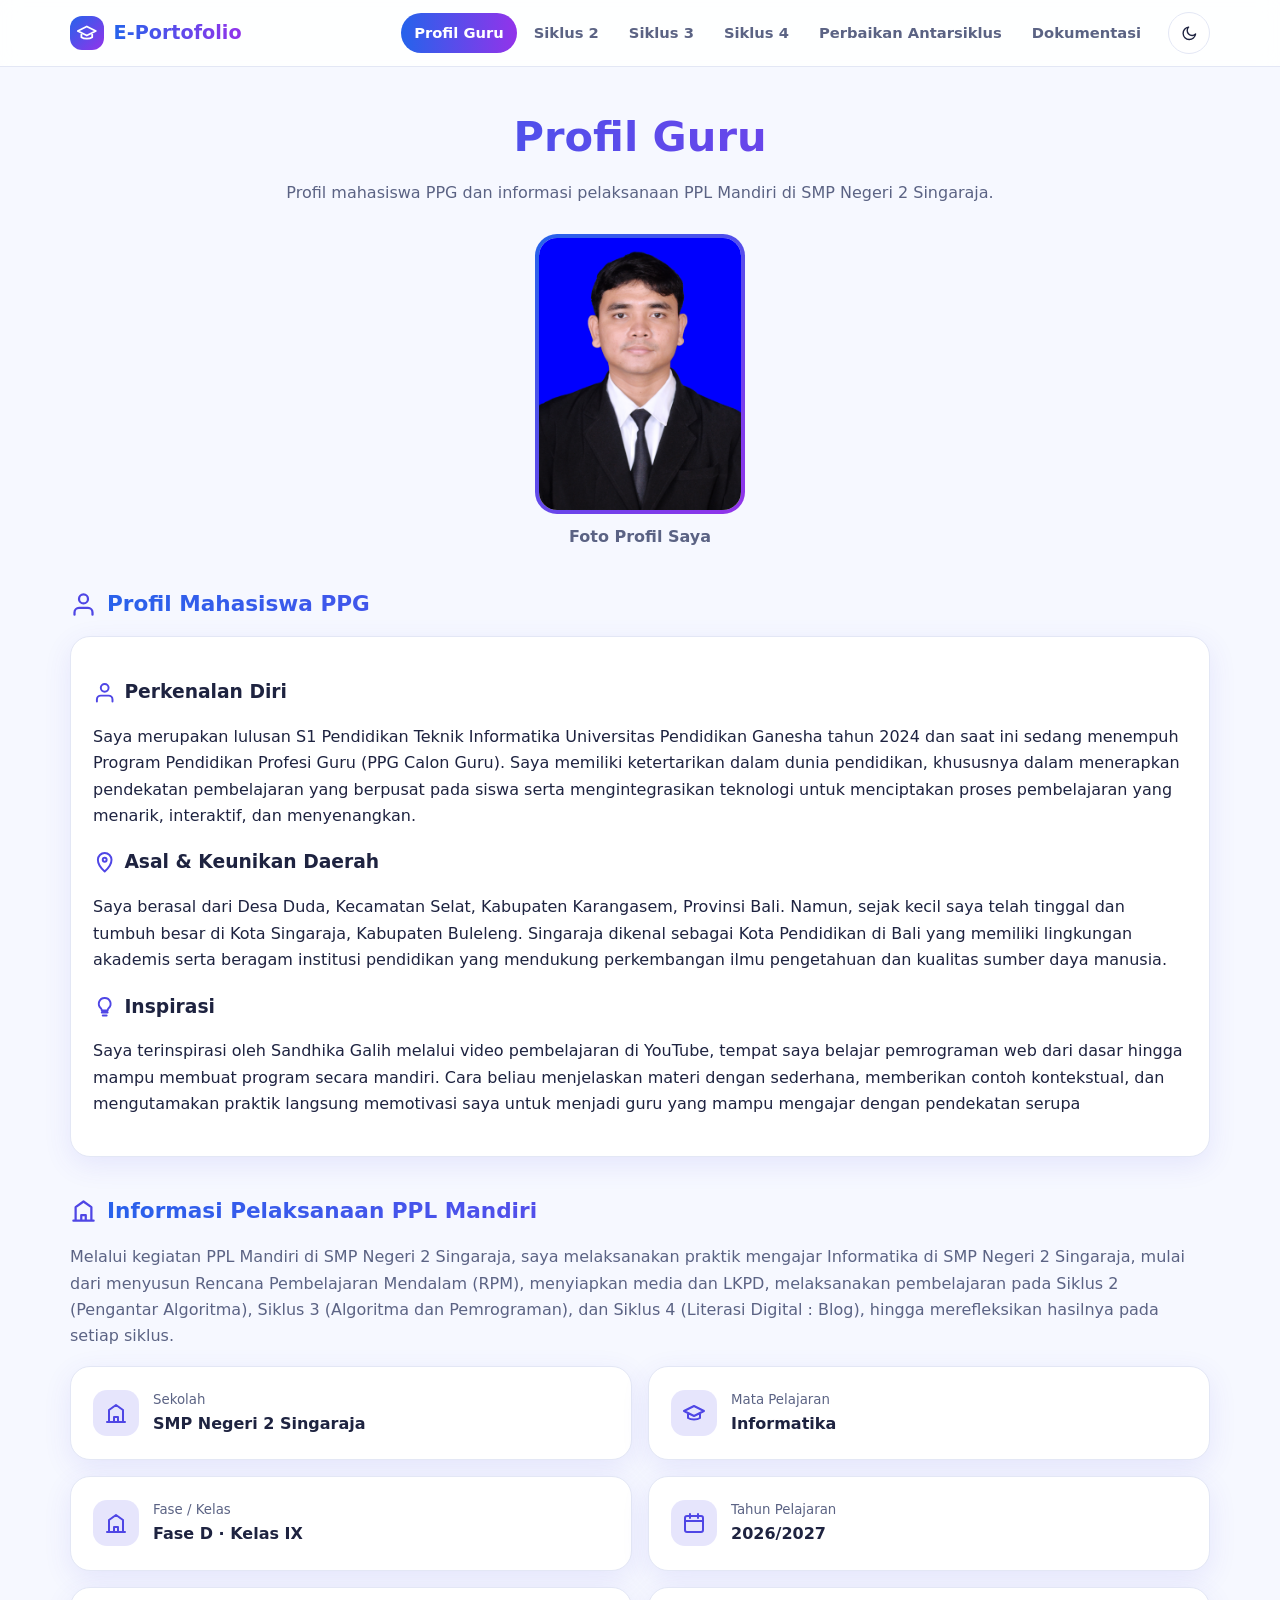
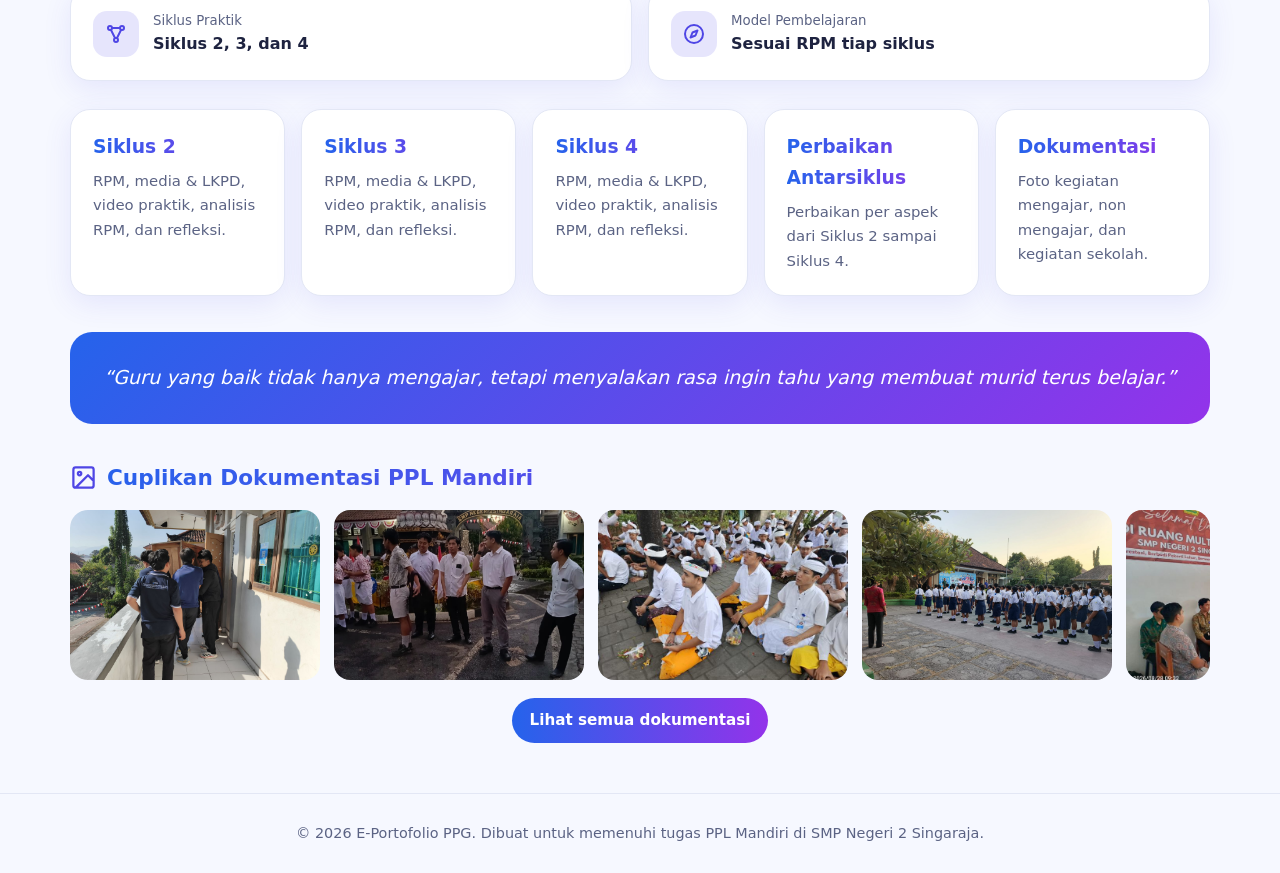
<file: index.html>
<!doctype html>
<html lang="id">
  <head>
    <meta charset="utf-8" />
    <meta
      name="viewport"
      content="width=device-width, initial-scale=1, viewport-fit=cover"
    />
    <title>Profil Guru | E-Portofolio PPG</title>
    <link rel="stylesheet" href="style.css" />
    <!-- Favicon -->
    <link rel="icon" type="image/png" href="images/undiksha.png" />

    <script>
      try {
        var t = localStorage.getItem("th");
        if (t) document.documentElement.dataset.theme = t;
      } catch (e) {}
    </script>
  </head>
  <body data-page="profil">
    <header>
      <div class="nb">
        <div class="logo" onclick="go('profil')">
          <svg class="i"><use href="#grad" /></svg
          ><span class="gt">E-Portofolio</span>
        </div>
        <nav id="nav"></nav>
        <button class="ib" id="th" aria-label="Ganti tema"></button>
        <button class="ib" id="mb" aria-label="Menu">
          <svg class="i"><use href="#menu" /></svg>
        </button>
      </div>
    </header>
    <main id="app">
      <div class="pg on">
        <h1 class="gt">Profil Guru</h1>
        <p class="sub">
          Profil mahasiswa PPG dan informasi pelaksanaan PPL Mandiri di SMP
          Negeri 2 Singaraja.
        </p>
        <img
          class="photo"
          data-cfg="src:photo"
          data-ph="Foto Profil|#2563eb"
          alt="Foto profil"
        />
        <p class="sub"><b>Foto Profil Saya</b></p>
        <h2 class="gt">
          <svg class="i"><use href="#user" /></svg>Profil Mahasiswa PPG
        </h2>
        <div class="card">
          <h3>
            <svg class="i"><use href="#user" /></svg>Perkenalan Diri
          </h3>
          <p>
            Saya merupakan lulusan S1 Pendidikan Teknik Informatika Universitas
            Pendidikan Ganesha tahun 2024 dan saat ini sedang menempuh Program
            Pendidikan Profesi Guru (PPG Calon Guru). Saya memiliki ketertarikan
            dalam dunia pendidikan, khususnya dalam menerapkan pendekatan
            pembelajaran yang berpusat pada siswa serta mengintegrasikan
            teknologi untuk menciptakan proses pembelajaran yang menarik,
            interaktif, dan menyenangkan.
          </p>
          <h3>
            <svg class="i"><use href="#pin" /></svg>Asal & Keunikan Daerah
          </h3>
          <p>
            Saya berasal dari Desa Duda, Kecamatan Selat, Kabupaten Karangasem,
            Provinsi Bali. Namun, sejak kecil saya telah tinggal dan tumbuh
            besar di Kota Singaraja, Kabupaten Buleleng. Singaraja dikenal
            sebagai Kota Pendidikan di Bali yang memiliki lingkungan akademis
            serta beragam institusi pendidikan yang mendukung perkembangan ilmu
            pengetahuan dan kualitas sumber daya manusia.
          </p>
          <h3>
            <svg class="i"><use href="#bulb" /></svg>Inspirasi
          </h3>
          <p>
            Saya terinspirasi oleh Sandhika Galih melalui video pembelajaran di
            YouTube, tempat saya belajar pemrograman web dari dasar hingga mampu
            membuat program secara mandiri. Cara beliau menjelaskan materi
            dengan sederhana, memberikan contoh kontekstual, dan mengutamakan
            praktik langsung memotivasi saya untuk menjadi guru yang mampu
            mengajar dengan pendekatan serupa
          </p>
        </div>
        <h2 class="gt">
          <svg class="i"><use href="#school" /></svg>Informasi Pelaksanaan PPL
          Mandiri
        </h2>
        <p style="color: var(--mu)">
          Melalui kegiatan PPL Mandiri di SMP Negeri 2 Singaraja, saya
          melaksanakan praktik mengajar Informatika di SMP Negeri 2 Singaraja,
          mulai dari menyusun Rencana Pembelajaran Mendalam (RPM), menyiapkan
          media dan LKPD, melaksanakan pembelajaran pada Siklus 2 (Pengantar
          Algoritma), Siklus 3 (Algoritma dan Pemrograman), dan Siklus 4
          (Literasi Digital : Blog), hingga merefleksikan hasilnya pada setiap
          siklus.
        </p>
        <div class="grid g6">
          <div class="card info">
            <svg class="i"><use href="#school" /></svg>
            <div><small>Sekolah</small><b>SMP Negeri 2 Singaraja</b></div>
          </div>
          <div class="card info">
            <svg class="i"><use href="#school" /></svg>
            <div><small>Fase / Kelas</small><b>Fase D · Kelas IX</b></div>
          </div>
          <div class="card info">
            <svg class="i"><use href="#graph" /></svg>
            <div><small>Siklus Praktik</small><b>Siklus 2, 3, dan 4</b></div>
          </div>
          <div class="card info">
            <svg class="i"><use href="#grad" /></svg>
            <div><small>Mata Pelajaran</small><b>Informatika</b></div>
          </div>
          <div class="card info">
            <svg class="i"><use href="#cal" /></svg>
            <div><small>Tahun Pelajaran</small><b>2026/2027</b></div>
          </div>
          <div class="card info">
            <svg class="i"><use href="#compass" /></svg>
            <div>
              <small>Model Pembelajaran</small><b>Sesuai RPM tiap siklus</b>
            </div>
          </div>
        </div>
        <div class="grid gn" style="margin-top: 28px">
          <div class="card nc" onclick="go('siklus2')">
            <h3 style="margin-top: 0" class="gt">Siklus 2</h3>
            <p>
              RPM, media &amp; LKPD, video praktik, analisis RPM, dan refleksi.
            </p>
          </div>
          <div class="card nc" onclick="go('siklus3')">
            <h3 style="margin-top: 0" class="gt">Siklus 3</h3>
            <p>
              RPM, media &amp; LKPD, video praktik, analisis RPM, dan refleksi.
            </p>
          </div>
          <div class="card nc" onclick="go('siklus4')">
            <h3 style="margin-top: 0" class="gt">Siklus 4</h3>
            <p>
              RPM, media &amp; LKPD, video praktik, analisis RPM, dan refleksi.
            </p>
          </div>
          <div class="card nc" onclick="go('perbaikan')">
            <h3 style="margin-top: 0" class="gt">Perbaikan Antarsiklus</h3>
            <p>Perbaikan per aspek dari Siklus 2 sampai Siklus 4.</p>
          </div>
          <div class="card nc" onclick="go('dokumentasi')">
            <h3 style="margin-top: 0" class="gt">Dokumentasi</h3>
            <p>Foto kegiatan mengajar, non mengajar, dan kegiatan sekolah.</p>
          </div>
        </div>
        <div class="quote" data-cfg="quote:moto"></div>
        <h2 class="gt">
          <svg class="i"><use href="#image" /></svg>Cuplikan Dokumentasi PPL
          Mandiri
        </h2>
        <div class="mq"><div class="tr" id="marquee"></div></div>
        <div class="ctr">
          <a class="btn" onclick="go('dokumentasi')">Lihat semua dokumentasi</a>
        </div>
      </div>
    </main>
    <footer>
      © 2026 E-Portofolio PPG. Dibuat untuk memenuhi tugas PPL Mandiri di SMP
      Negeri 2 Singaraja.
    </footer>
    <div class="lb" id="lb" onclick="this.classList.remove('on')">
      <img id="lbi" alt="" />
      <p id="lbc"></p>
    </div>
    <svg width="0" height="0" style="position: absolute">
      <defs id="sym"></defs>
    </svg>
    <script src="script.js"></script>
  </body>
</html>
</file>
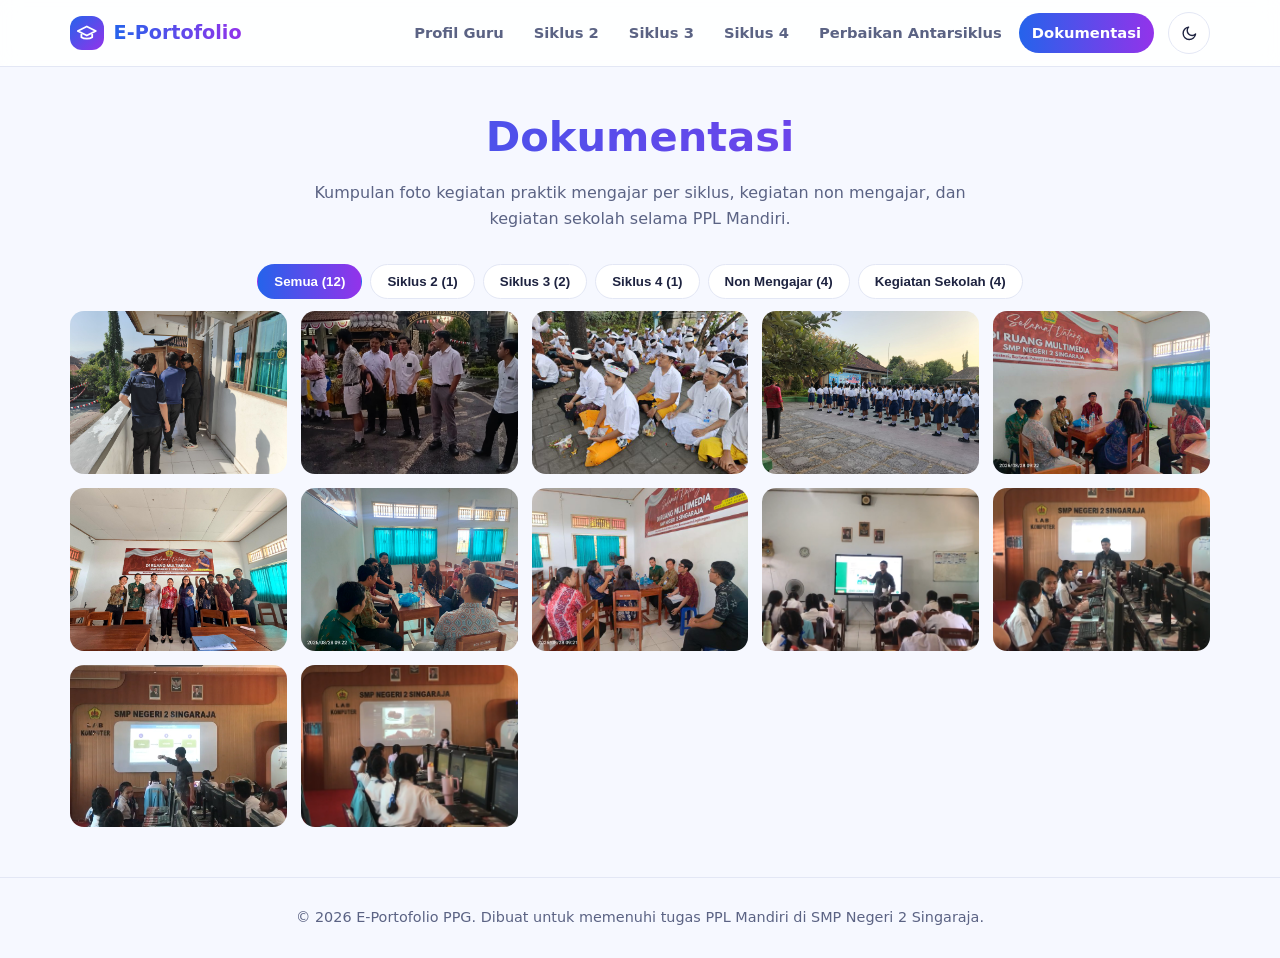
<file: dokumentasi.html>
<!doctype html>
<html lang="id">
  <head>
    <meta charset="utf-8" />
    <meta
      name="viewport"
      content="width=device-width, initial-scale=1, viewport-fit=cover"
    />
    <title>Dokumentasi | E-Portofolio PPG</title>
    <link rel="stylesheet" href="style.css" />
    <!-- Favicon -->
    <link rel="icon" type="image/png" href="images/undiksha.png" />
    <script>
      try {
        var t = localStorage.getItem("th");
        if (t) document.documentElement.dataset.theme = t;
      } catch (e) {}
    </script>
  </head>
  <body data-page="dokumentasi">
    <header>
      <div class="nb">
        <div class="logo" onclick="go('profil')">
          <svg class="i"><use href="#grad" /></svg
          ><span class="gt">E-Portofolio</span>
        </div>
        <nav id="nav"></nav>
        <button class="ib" id="th" aria-label="Ganti tema"></button>
        <button class="ib" id="mb" aria-label="Menu">
          <svg class="i"><use href="#menu" /></svg>
        </button>
      </div>
    </header>
    <main id="app">
      <div class="pg on">
        <h1 class="gt">Dokumentasi</h1>
        <p class="sub">
          Kumpulan foto kegiatan praktik mengajar per siklus, kegiatan non
          mengajar, dan kegiatan sekolah selama PPL Mandiri.
        </p>
        <div class="tabs">
          <button class="tab on" data-c="all" onclick="flt(this, 'all')">
            Semua
          </button>
          <button class="tab" data-c="s2" onclick="flt(this, 's2')">
            Siklus 2
          </button>
          <button class="tab" data-c="s3" onclick="flt(this, 's3')">
            Siklus 3
          </button>
          <button class="tab" data-c="s4" onclick="flt(this, 's4')">
            Siklus 4
          </button>
          <button
            class="tab"
            data-c="nonmengajar"
            onclick="flt(this, 'nonmengajar')"
          >
            Non Mengajar
          </button>
          <button class="tab" data-c="sekolah" onclick="flt(this, 'sekolah')">
            Kegiatan Sekolah
          </button>
        </div>
        <div class="gal" id="gal"></div>
      </div>
    </main>
    <footer>
      © 2026 E-Portofolio PPG. Dibuat untuk memenuhi tugas PPL Mandiri di SMP
      Negeri 2 Singaraja.
    </footer>
    <div class="lb" id="lb" onclick="this.classList.remove('on')">
      <img id="lbi" alt="" />
      <p id="lbc"></p>
    </div>
    <svg width="0" height="0" style="position: absolute">
      <defs id="sym"></defs>
    </svg>
    <script src="script.js"></script>
  </body>
</html>
</file>
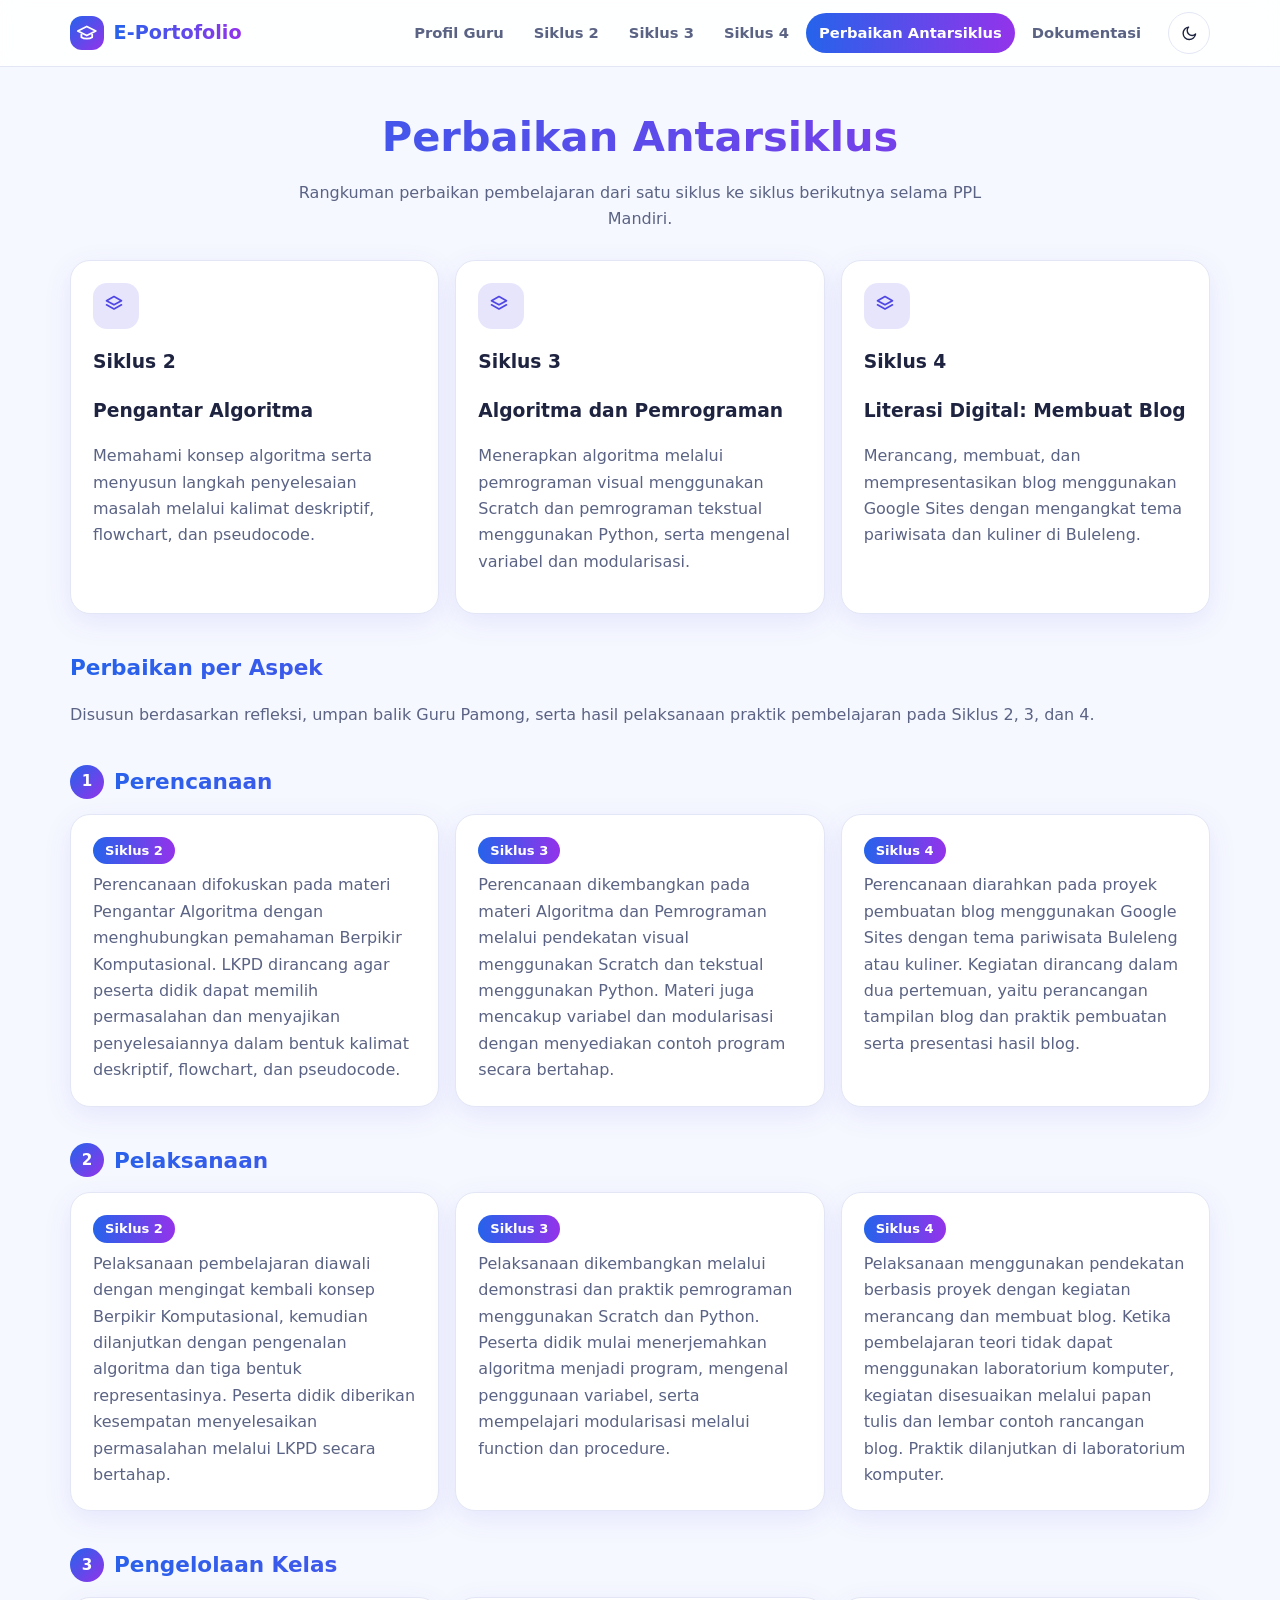
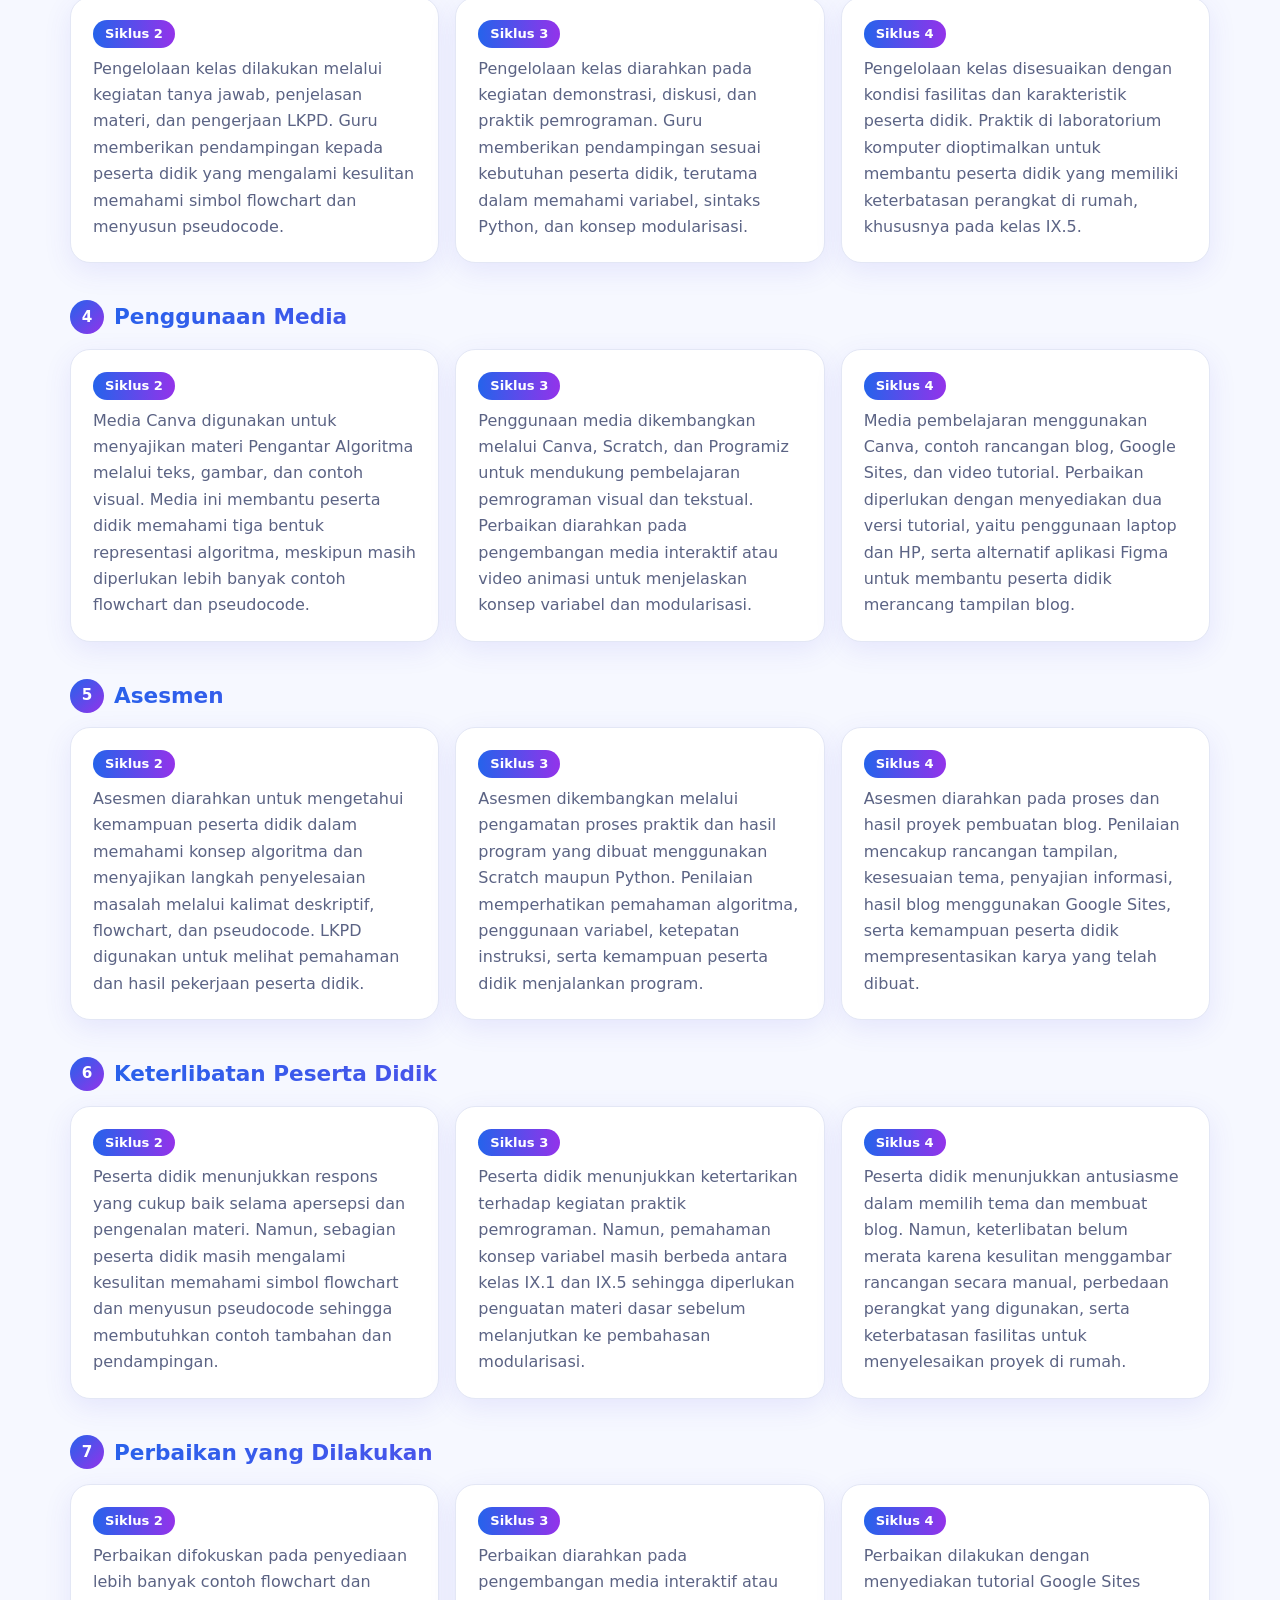
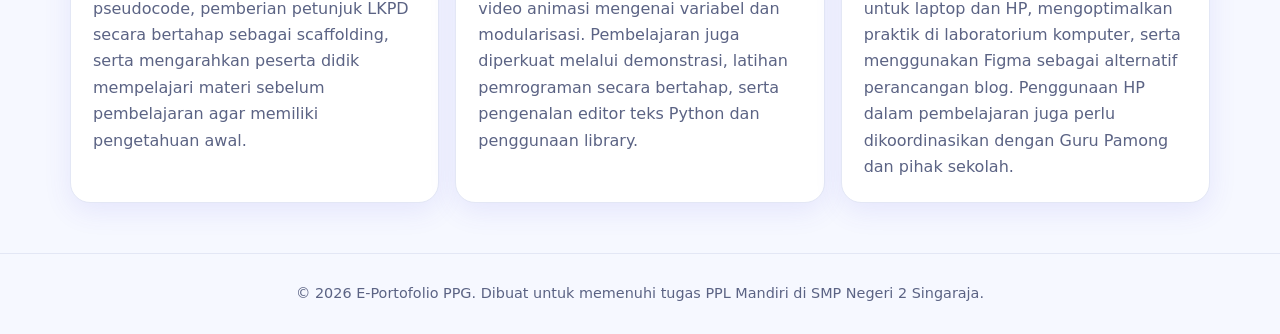
<file: perbaikan.html>
<!doctype html>
<html lang="id">
  <head>
    <meta charset="utf-8" />
    <meta
      name="viewport"
      content="width=device-width, initial-scale=1, viewport-fit=cover"
    />
    <title>Perbaikan Antarsiklus | E-Portofolio PPG</title>
    <link rel="stylesheet" href="style.css" />
        <!-- Favicon -->
    <link rel="icon" type="image/png" href="images/undiksha.png" />
    <script>
      try {
        var t = localStorage.getItem("th");
        if (t) document.documentElement.dataset.theme = t;
      } catch (e) {}
    </script>
  </head>
  <body data-page="perbaikan">
    <header>
      <div class="nb">
        <div class="logo" onclick="go('profil')">
          <svg class="i"><use href="#grad" /></svg
          ><span class="gt">E-Portofolio</span>
        </div>
        <nav id="nav"></nav>
        <button class="ib" id="th" aria-label="Ganti tema"></button>
        <button class="ib" id="mb" aria-label="Menu">
          <svg class="i"><use href="#menu" /></svg>
        </button>
      </div>
    </header>
    <main id="app">
      <div class="pg on">
        <h1 class="gt">Perbaikan Antarsiklus</h1>
        <p class="sub">
          Rangkuman perbaikan pembelajaran dari satu siklus ke siklus berikutnya
          selama PPL Mandiri.
        </p>
        <div class="grid g3">
  <div class="card">
    <div class="ico">
      <svg class="i"><use href="#stack" /></svg>
    </div>
    <h3>Siklus 2</h3>
    <h3>Pengantar Algoritma</h3>
    <p style="color: var(--mu)">
      Memahami konsep algoritma serta menyusun langkah penyelesaian masalah melalui kalimat deskriptif, flowchart, dan pseudocode.
    </p>
  </div>

  <div class="card">
    <div class="ico">
      <svg class="i"><use href="#stack" /></svg>
    </div>
    <h3>Siklus 3</h3>
    <h3>Algoritma dan Pemrograman</h3>
    <p style="color: var(--mu)">
      Menerapkan algoritma melalui pemrograman visual menggunakan Scratch dan pemrograman tekstual menggunakan Python, serta mengenal variabel dan modularisasi.
    </p>
  </div>

  <div class="card">
    <div class="ico">
      <svg class="i"><use href="#stack" /></svg>
    </div>
    <h3>Siklus 4</h3>
    <h3>Literasi Digital: Membuat Blog</h3>
    <p style="color: var(--mu)">
      Merancang, membuat, dan mempresentasikan blog menggunakan Google Sites dengan mengangkat tema pariwisata dan kuliner di Buleleng.
    </p>
  </div>
</div>
        </div>
        <h2 class="gt">Perbaikan per Aspek</h2>
        <p style="color: var(--mu)">
          Disusun berdasarkan refleksi, umpan balik Guru Pamong, serta hasil
          pelaksanaan praktik pembelajaran pada Siklus 2, 3, dan 4.
        </p>

        <h2 class="gt"><span class="num">1</span>Perencanaan</h2>
        <div class="grid g3">
          <div class="card cyc">
            <b>Siklus 2</b>
            <p>
              Perencanaan difokuskan pada materi Pengantar Algoritma dengan
              menghubungkan pemahaman Berpikir Komputasional. LKPD dirancang
              agar peserta didik dapat memilih permasalahan dan menyajikan
              penyelesaiannya dalam bentuk kalimat deskriptif, flowchart, dan
              pseudocode.
            </p>
          </div>
          <div class="card cyc">
            <b>Siklus 3</b>
            <p>
              Perencanaan dikembangkan pada materi Algoritma dan Pemrograman
              melalui pendekatan visual menggunakan Scratch dan tekstual
              menggunakan Python. Materi juga mencakup variabel dan modularisasi
              dengan menyediakan contoh program secara bertahap.
            </p>
          </div>
          <div class="card cyc">
            <b>Siklus 4</b>
            <p>
              Perencanaan diarahkan pada proyek pembuatan blog menggunakan
              Google Sites dengan tema pariwisata Buleleng atau kuliner.
              Kegiatan dirancang dalam dua pertemuan, yaitu perancangan tampilan
              blog dan praktik pembuatan serta presentasi hasil blog.
            </p>
          </div>
        </div>

        <h2 class="gt"><span class="num">2</span>Pelaksanaan</h2>
        <div class="grid g3">
          <div class="card cyc">
            <b>Siklus 2</b>
            <p>
              Pelaksanaan pembelajaran diawali dengan mengingat kembali konsep
              Berpikir Komputasional, kemudian dilanjutkan dengan pengenalan
              algoritma dan tiga bentuk representasinya. Peserta didik diberikan
              kesempatan menyelesaikan permasalahan melalui LKPD secara
              bertahap.
            </p>
          </div>
          <div class="card cyc">
            <b>Siklus 3</b>
            <p>
              Pelaksanaan dikembangkan melalui demonstrasi dan praktik
              pemrograman menggunakan Scratch dan Python. Peserta didik mulai
              menerjemahkan algoritma menjadi program, mengenal penggunaan
              variabel, serta mempelajari modularisasi melalui function dan
              procedure.
            </p>
          </div>
          <div class="card cyc">
            <b>Siklus 4</b>
            <p>
              Pelaksanaan menggunakan pendekatan berbasis proyek dengan kegiatan
              merancang dan membuat blog. Ketika pembelajaran teori tidak dapat
              menggunakan laboratorium komputer, kegiatan disesuaikan melalui
              papan tulis dan lembar contoh rancangan blog. Praktik dilanjutkan
              di laboratorium komputer.
            </p>
          </div>
        </div>

        <h2 class="gt"><span class="num">3</span>Pengelolaan Kelas</h2>
        <div class="grid g3">
          <div class="card cyc">
            <b>Siklus 2</b>
            <p>
              Pengelolaan kelas dilakukan melalui kegiatan tanya jawab,
              penjelasan materi, dan pengerjaan LKPD. Guru memberikan
              pendampingan kepada peserta didik yang mengalami kesulitan
              memahami simbol flowchart dan menyusun pseudocode.
            </p>
          </div>
          <div class="card cyc">
            <b>Siklus 3</b>
            <p>
              Pengelolaan kelas diarahkan pada kegiatan demonstrasi, diskusi,
              dan praktik pemrograman. Guru memberikan pendampingan sesuai
              kebutuhan peserta didik, terutama dalam memahami variabel, sintaks
              Python, dan konsep modularisasi.
            </p>
          </div>
          <div class="card cyc">
            <b>Siklus 4</b>
            <p>
              Pengelolaan kelas disesuaikan dengan kondisi fasilitas dan
              karakteristik peserta didik. Praktik di laboratorium komputer
              dioptimalkan untuk membantu peserta didik yang memiliki
              keterbatasan perangkat di rumah, khususnya pada kelas IX.5.
            </p>
          </div>
        </div>

        <h2 class="gt"><span class="num">4</span>Penggunaan Media</h2>
        <div class="grid g3">
          <div class="card cyc">
            <b>Siklus 2</b>
            <p>
              Media Canva digunakan untuk menyajikan materi Pengantar Algoritma
              melalui teks, gambar, dan contoh visual. Media ini membantu
              peserta didik memahami tiga bentuk representasi algoritma,
              meskipun masih diperlukan lebih banyak contoh flowchart dan
              pseudocode.
            </p>
          </div>
          <div class="card cyc">
            <b>Siklus 3</b>
            <p>
              Penggunaan media dikembangkan melalui Canva, Scratch, dan
              Programiz untuk mendukung pembelajaran pemrograman visual dan
              tekstual. Perbaikan diarahkan pada pengembangan media interaktif
              atau video animasi untuk menjelaskan konsep variabel dan
              modularisasi.
            </p>
          </div>
          <div class="card cyc">
            <b>Siklus 4</b>
            <p>
              Media pembelajaran menggunakan Canva, contoh rancangan blog,
              Google Sites, dan video tutorial. Perbaikan diperlukan dengan
              menyediakan dua versi tutorial, yaitu penggunaan laptop dan HP,
              serta alternatif aplikasi Figma untuk membantu peserta didik
              merancang tampilan blog.
            </p>
          </div>
        </div>

        <h2 class="gt"><span class="num">5</span>Asesmen</h2>
        <div class="grid g3">
          <div class="card cyc">
            <b>Siklus 2</b>
            <p>
              Asesmen diarahkan untuk mengetahui kemampuan peserta didik dalam
              memahami konsep algoritma dan menyajikan langkah penyelesaian
              masalah melalui kalimat deskriptif, flowchart, dan pseudocode.
              LKPD digunakan untuk melihat pemahaman dan hasil pekerjaan peserta
              didik.
            </p>
          </div>
          <div class="card cyc">
            <b>Siklus 3</b>
            <p>
              Asesmen dikembangkan melalui pengamatan proses praktik dan hasil
              program yang dibuat menggunakan Scratch maupun Python. Penilaian
              memperhatikan pemahaman algoritma, penggunaan variabel, ketepatan
              instruksi, serta kemampuan peserta didik menjalankan program.
            </p>
          </div>
          <div class="card cyc">
            <b>Siklus 4</b>
            <p>
              Asesmen diarahkan pada proses dan hasil proyek pembuatan blog.
              Penilaian mencakup rancangan tampilan, kesesuaian tema, penyajian
              informasi, hasil blog menggunakan Google Sites, serta kemampuan
              peserta didik mempresentasikan karya yang telah dibuat.
            </p>
          </div>
        </div>

        <h2 class="gt"><span class="num">6</span>Keterlibatan Peserta Didik</h2>
        <div class="grid g3">
          <div class="card cyc">
            <b>Siklus 2</b>
            <p>
              Peserta didik menunjukkan respons yang cukup baik selama apersepsi
              dan pengenalan materi. Namun, sebagian peserta didik masih
              mengalami kesulitan memahami simbol flowchart dan menyusun
              pseudocode sehingga membutuhkan contoh tambahan dan pendampingan.
            </p>
          </div>
          <div class="card cyc">
            <b>Siklus 3</b>
            <p>
              Peserta didik menunjukkan ketertarikan terhadap kegiatan praktik
              pemrograman. Namun, pemahaman konsep variabel masih berbeda antara
              kelas IX.1 dan IX.5 sehingga diperlukan penguatan materi dasar
              sebelum melanjutkan ke pembahasan modularisasi.
            </p>
          </div>
          <div class="card cyc">
            <b>Siklus 4</b>
            <p>
              Peserta didik menunjukkan antusiasme dalam memilih tema dan
              membuat blog. Namun, keterlibatan belum merata karena kesulitan
              menggambar rancangan secara manual, perbedaan perangkat yang
              digunakan, serta keterbatasan fasilitas untuk menyelesaikan proyek
              di rumah.
            </p>
          </div>
        </div>

        <h2 class="gt"><span class="num">7</span>Perbaikan yang Dilakukan</h2>
        <div class="grid g3">
          <div class="card cyc">
            <b>Siklus 2</b>
            <p>
              Perbaikan difokuskan pada penyediaan lebih banyak contoh flowchart
              dan pseudocode, pemberian petunjuk LKPD secara bertahap sebagai
              scaffolding, serta mengarahkan peserta didik mempelajari materi
              sebelum pembelajaran agar memiliki pengetahuan awal.
            </p>
          </div>
          <div class="card cyc">
            <b>Siklus 3</b>
            <p>
              Perbaikan diarahkan pada pengembangan media interaktif atau video
              animasi mengenai variabel dan modularisasi. Pembelajaran juga
              diperkuat melalui demonstrasi, latihan pemrograman secara
              bertahap, serta pengenalan editor teks Python dan penggunaan
              library.
            </p>
          </div>
          <div class="card cyc">
            <b>Siklus 4</b>
            <p>
              Perbaikan dilakukan dengan menyediakan tutorial Google Sites untuk
              laptop dan HP, mengoptimalkan praktik di laboratorium komputer,
              serta menggunakan Figma sebagai alternatif perancangan blog.
              Penggunaan HP dalam pembelajaran juga perlu dikoordinasikan dengan
              Guru Pamong dan pihak sekolah.
            </p>
          </div>
        </div>
      </div>
    </main>
    <footer>
      © 2026 E-Portofolio PPG. Dibuat untuk memenuhi tugas PPL Mandiri di SMP
      Negeri 2 Singaraja.
    </footer>
    <div class="lb" id="lb" onclick="this.classList.remove('on')">
      <img id="lbi" alt="" />
      <p id="lbc"></p>
    </div>
    <svg width="0" height="0" style="position: absolute">
      <defs id="sym"></defs>
    </svg>
    <script src="script.js"></script>
  </body>
</html>
</file>
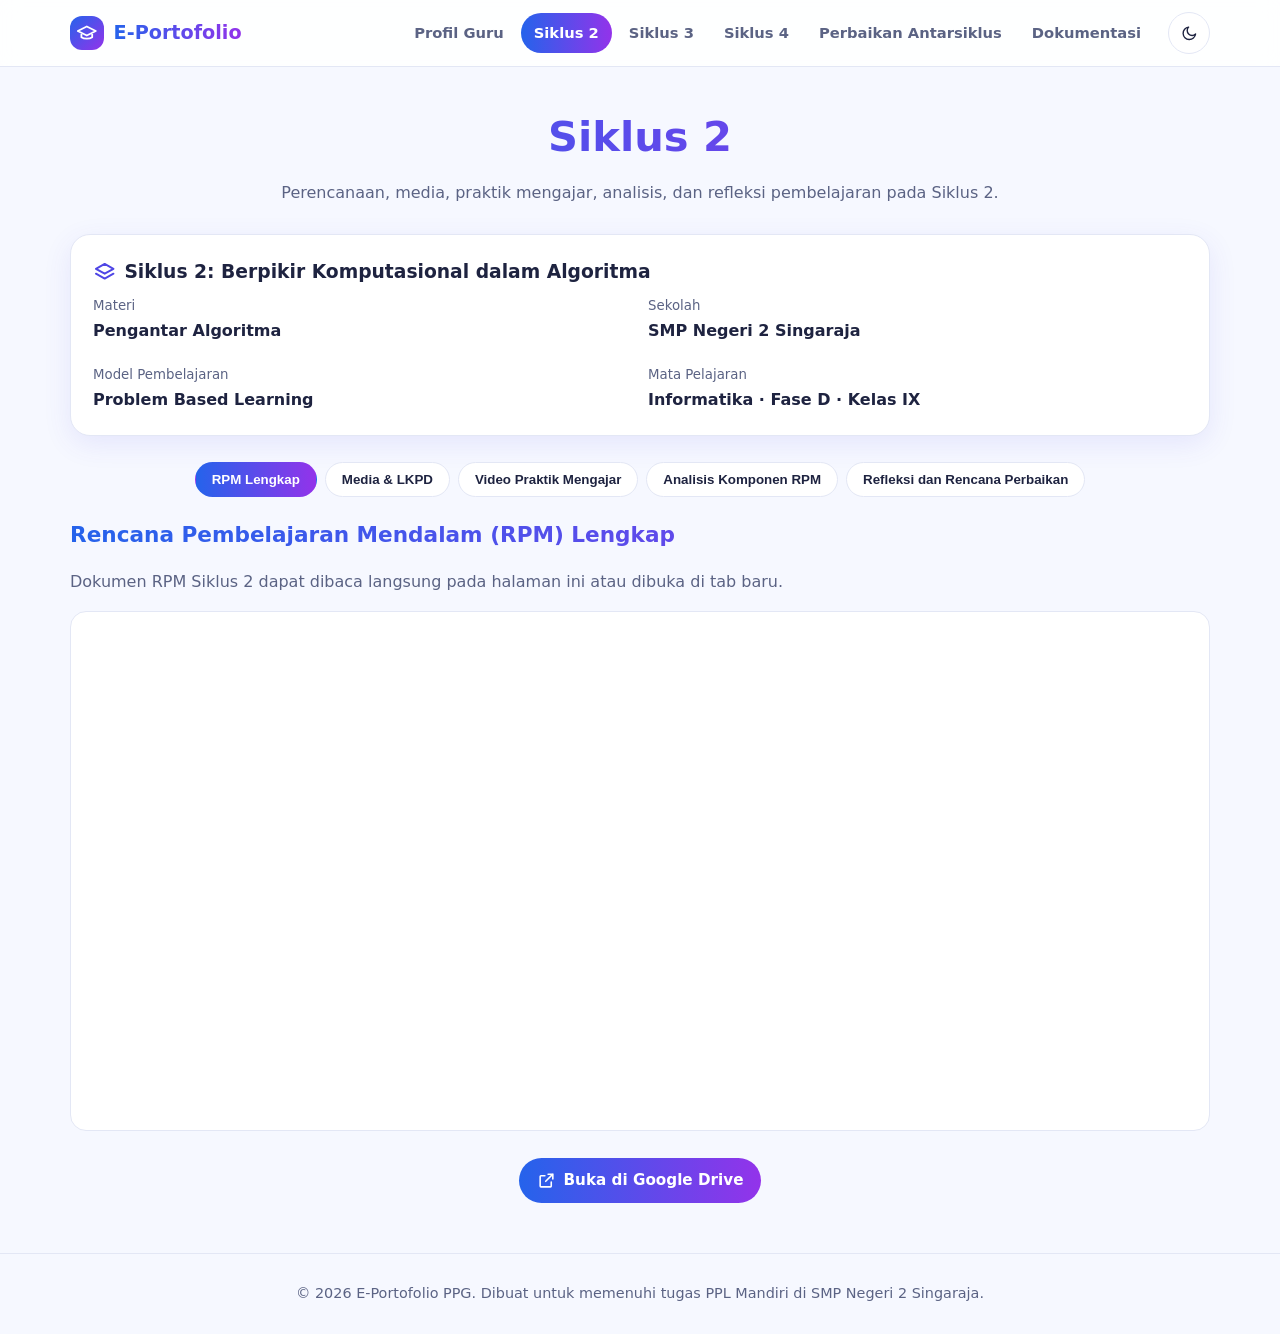
<file: siklus2.html>
<!doctype html>
<html lang="id">
  <head>
    <meta charset="utf-8" />
    <meta
      name="viewport"
      content="width=device-width, initial-scale=1, viewport-fit=cover"
    />
    <title>Siklus 2 | E-Portofolio PPG</title>
    <link rel="stylesheet" href="style.css" />
    <!-- Favicon -->
    <link rel="icon" type="image/png" href="images/undiksha.png" />
    <script>
      try {
        var t = localStorage.getItem("th");
        if (t) document.documentElement.dataset.theme = t;
      } catch (e) {}
    </script>
  </head>
  <body data-page="siklus2">
    <header>
      <div class="nb">
        <div class="logo" onclick="go('profil')">
          <svg class="i"><use href="#grad" /></svg
          ><span class="gt">E-Portofolio</span>
        </div>
        <nav id="nav"></nav>
        <button class="ib" id="th" aria-label="Ganti tema"></button>
        <button class="ib" id="mb" aria-label="Menu">
          <svg class="i"><use href="#menu" /></svg>
        </button>
      </div>
    </header>
    <main id="app">
      <div class="pg on">
        <h1 class="gt">Siklus 2</h1>
        <p class="sub">
          Perencanaan, media, praktik mengajar, analisis, dan refleksi
          pembelajaran pada Siklus 2.
        </p>
        <div class="card">
          <h3 style="margin-top: 0">
            <svg class="i"><use href="#stack" /></svg>Siklus 2: Berpikir
            Komputasional dalam Algoritma
          </h3>
          <div class="grid g2">
            <div>
              <small style="color: var(--mu)">Materi</small><br /><b
                >Pengantar Algoritma</b
              >
            </div>
            <div>
              <small style="color: var(--mu)">Sekolah</small><br /><b
                >SMP Negeri 2 Singaraja</b
              >
            </div>
            <div>
              <small style="color: var(--mu)">Model Pembelajaran</small><br /><b
                >Problem Based Learning</b
              >
            </div>
            <div>
              <small style="color: var(--mu)">Mata Pelajaran</small><br /><b
                >Informatika · Fase D · Kelas IX</b
              >
            </div>
          </div>
        </div>
        <div class="tabs" style="margin-top: 22px">
          <button class="tab on" onclick="tab(this, 0)">RPM Lengkap</button>
          <button class="tab" onclick="tab(this, 1)">Media &amp; LKPD</button>
          <button class="tab" onclick="tab(this, 2)">
            Video Praktik Mengajar
          </button>
          <button class="tab" onclick="tab(this, 3)">
            Analisis Komponen RPM
          </button>
          <button class="tab" onclick="tab(this, 4)">
            Refleksi dan Rencana Perbaikan
          </button>
        </div>

        <div class="tp on">
          <h2 class="gt" style="margin-top: 8px">
            Rencana Pembelajaran Mendalam (RPM) Lengkap
          </h2>
          <p style="color: var(--mu)">
            Dokumen RPM Siklus 2 dapat dibaca langsung pada halaman ini atau
            dibuka di tab baru.
          </p>
          <iframe
            class="fr"
            data-cfg="src:s2_rpm"
            loading="lazy"
            title="RPM Siklus 2"
          ></iframe>
          <div class="ctr">
            <a
              class="btn"
              href="#"
              data-cfg="href:s2_rpmOpen"
              target="_blank"
              rel="noopener"
              ><svg class="i"><use href="#ext" /></svg>Buka di Google Drive</a
            >
          </div>
        </div>

        <div class="tp">
          <h2 class="gt" style="margin-top: 8px">Media &amp; LKPD</h2>
          <p style="color: var(--mu)">
            Media pembelajaran dan Lembar Kerja Peserta Didik (LKPD) yang
            digunakan pada Siklus 2.
          </p>
          <div class="grid g2">
            <div class="card">
              <h3 style="margin-top: 0">
                <svg class="i"><use href="#stack" /></svg>Media Pembelajaran
              </h3>
              <a
                href="#"
                data-cfg="href:s2_media"
                target="_blank"
                rel="noopener"
                ><img
                  class="thumb"
                  data-cfg="src:s2_mediaThumb"
                  data-ph="Media Pembelajaran Siklus 2|#2563eb"
                  alt="Media Pembelajaran"
              /></a>
              <p>
                Media pembelajaran berbasis Canva digunakan untuk mendukung
                pembelajaran Informatika pada materi Pengantar Algoritma melalui
                penyajian materi secara visual, menarik, dan kontekstual. Materi
                yang dibahas meliputi pengertian algoritma, karakteristik
                algoritma, serta tiga bentuk representasi algoritma, yaitu
                kalimat deskriptif, flowchart (diagram alir), dan pseudocode.
                Setiap bentuk representasi dilengkapi dengan contoh permasalahan
                sederhana dalam kehidupan sehari-hari agar peserta didik lebih
                mudah memahami urutan langkah penyelesaian suatu masalah.
              </p>
              Penggunaan Canva memungkinkan materi disajikan melalui kombinasi
              teks, gambar, ilustrasi, dan diagram sehingga pembelajaran menjadi
              lebih menarik dan mudah dipahami. Melalui contoh dan visualisasi
              yang disajikan, peserta didik diharapkan mampu memahami serta
              membedakan ketiga bentuk representasi algoritma dan menerapkannya
              dalam menyusun langkah-langkah penyelesaian masalah secara
              sistematis.

              <p></p>

              <a
                class="btn"
                href="#"
                data-cfg="href:s2_media"
                target="_blank"
                rel="noopener"
                ><svg class="i"><use href="#ext" /></svg>Buka Media</a
              >
            </div>
            <div class="card">
              <h3 style="margin-top: 0">
                <svg class="i"><use href="#clip" /></svg>LKPD
              </h3>
              <a href="#" data-cfg="href:s2_lkpd" target="_blank" rel="noopener"
                ><img
                  class="thumb"
                  data-cfg="src:s2_lkpdThumb"
                  data-ph="LKPD Siklus 2|#9333ea"
                  alt="LKPD"
              /></a>
              <p>
                LKPD dilengkapi dengan petunjuk pengerjaan yang membantu peserta
                didik memahami tahapan kegiatan. Peserta didik diberikan
                kesempatan untuk mengambil keputusan secara mandiri dengan
                memilih salah satu dari tiga permasalahan yang tersedia, yaitu
                menghitung luas segitiga, luas lingkaran, atau menghitung nilai
                rata-rata.
              </p>

              <p>
                Setelah menentukan pilihan, peserta didik diminta menyusun
                penyelesaian permasalahan tersebut ke dalam tiga bentuk
                representasi algoritma, yaitu kalimat deskriptif, flowchart
                (diagram alir), dan pseudocode. Melalui kegiatan ini, peserta
                didik dapat memahami cara menyajikan langkah-langkah
                penyelesaian masalah secara sistematis.
              </p>
              <a
                class="btn"
                href="#"
                data-cfg="href:s2_lkpd"
                target="_blank"
                rel="noopener"
                ><svg class="i"><use href="#ext" /></svg>Buka LKPD</a
              >
            </div>
          </div>
        </div>

        <div class="tp">
          <h2 class="gt" style="margin-top: 8px">Video Praktik Mengajar</h2>
          <p style="color: var(--mu)">
            Klik gambar untuk menonton video praktik mengajar Siklus 2 di
            YouTube.
          </p>
          <a
            class="jb"
            href="#"
            data-cfg="href:s2_yt"
            target="_blank"
            rel="noopener"
          >
            <img
              data-cfg="src:s2_ytThumb"
              data-ph="Thumbnail Video YouTube Siklus 2|#9333ea"
              alt="Video Praktik Mengajar Siklus 2"
            />
            <span class="pl"></span>
            <div class="jbt">
              <h3>Video Praktik Mengajar Siklus 2</h3>
              <p>Tonton di YouTube</p>
            </div>
          </a>
          <div class="ctr">
            <a
              class="btn"
              href="#"
              data-cfg="href:s2_yt"
              target="_blank"
              rel="noopener"
              ><svg class="i"><use href="#ext" /></svg>Tonton di YouTube</a
            >
          </div>
        </div>

        <div class="tp">
          <h2 class="gt" style="margin-top: 8px">Analisis Komponen RPM</h2>
          <p style="color: var(--mu)">
            Analisis sepuluh komponen RPM Siklus 2.
          </p>
          <details>
            <summary>
              1. Identifikasi Kesiapan Peserta Didik
              <svg class="i"><use href="#chev" /></svg>
            </summary>
            <div>
              <p>
                Peserta didik telah memiliki pengetahuan awal mengenai Berpikir
                Komputasional beserta elemen-elemennya yang dipelajari pada
                pertemuan sebelumnya. Pengalaman tersebut dikaitkan dengan
                materi Pengantar Algoritma agar peserta didik memahami bahwa
                suatu permasalahan dapat diselesaikan melalui langkah-langkah
                yang teratur dan sistematis.
              </p>
              <p>
                Dari segi minat, peserta didik memiliki ketertarikan terhadap
                penggunaan teknologi, seperti komputer dan gawai. Kebutuhan
                belajar peserta didik juga beragam, meliputi visual melalui
                diagram dan flowchart, auditori melalui diskusi dan tanya jawab,
                serta kinestetik melalui kegiatan menyusun dan mempraktikkan
                langkah-langkah algoritma.
              </p>
            </div>
          </details>

          <details>
            <summary>
              2. Capaian dan Tujuan Pembelajaran
              <svg class="i"><use href="#chev" /></svg>
            </summary>
            <div>
              <p>
                Pembelajaran mengacu pada Capaian Pembelajaran Informatika Fase
                D, khususnya penerapan Berpikir Komputasional dalam
                menyelesaikan permasalahan kehidupan sehari-hari. Tujuan
                pembelajaran diarahkan agar peserta didik kelas IX mampu
                menganalisis permasalahan secara sistematis dan menerapkan
                penyelesaiannya ke dalam tiga bentuk representasi algoritma.
              </p>
              <p>
                Ketiga bentuk representasi tersebut meliputi kalimat deskriptif,
                flowchart (diagram alir), dan pseudocode. Pencapaian tujuan
                dilakukan melalui kegiatan mengamati permasalahan,
                mengidentifikasi input, proses, dan output, serta menyusun
                langkah-langkah penyelesaian berdasarkan permasalahan yang
                dipilih.
              </p>
            </div>
          </details>

          <details>
            <summary>
              3. Materi dan Konteks Pembelajaran
              <svg class="i"><use href="#chev" /></svg>
            </summary>
            <div>
              <p>
                Materi pembelajaran berfokus pada Pengantar Algoritma, meliputi
                pengertian algoritma, penyusunan langkah-langkah penyelesaian
                masalah, serta tiga bentuk representasinya, yaitu kalimat
                deskriptif, flowchart, dan pseudocode. Materi dikaitkan dengan
                aktivitas sehari-hari, seperti membuat mi instan, menyeberang
                jalan, dan mengikuti prosedur kegiatan tertentu.
              </p>
              <p>
                Pada kegiatan LKPD, peserta didik diberikan tiga pilihan
                permasalahan matematika, yaitu menghitung luas segitiga, luas
                lingkaran, atau nilai rata-rata. Peserta didik memilih salah
                satu permasalahan, kemudian mengidentifikasi input, proses, dan
                output sebelum mengubah penyelesaiannya menjadi algoritma
                deskriptif, flowchart, dan pseudocode.
              </p>
            </div>
          </details>

          <details>
            <summary>
              4. Dimensi Profil Lulusan
              <svg class="i"><use href="#chev" /></svg>
            </summary>
            <div>
              <p>
                Pembelajaran mengembangkan enam dimensi profil lulusan, yaitu
                keimanan dan ketakwaan terhadap Tuhan Yang Maha Esa serta
                berakhlak mulia, kewargaan, penalaran kritis, kreativitas,
                kolaborasi, dan kemandirian. Dimensi tersebut diterapkan melalui
                sikap jujur, disiplin, bertanggung jawab, dan menghargai
                pendapat teman selama kegiatan pembelajaran.
              </p>
              <p>
                Penalaran kritis dan kreativitas dikembangkan ketika peserta
                didik menganalisis permasalahan serta menyusun representasi
                algoritma. Sementara itu, kolaborasi dan kemandirian terlihat
                melalui kegiatan diskusi, membandingkan hasil pekerjaan,
                memberikan masukan kepada teman, serta menyelesaikan LKPD secara
                bertanggung jawab.
              </p>
            </div>
          </details>

          <details>
            <summary>
              5. Model dan Pendekatan Pembelajaran
              <svg class="i"><use href="#chev" /></svg>
            </summary>
            <div>
              <p>
                Model pembelajaran yang digunakan adalah Problem Based Learning
                (PBL) dengan pendekatan Deep Learning yang mencakup Mindful
                Learning, Meaningful Learning, dan Joyful Learning. Model PBL
                diterapkan melalui penyajian permasalahan kontekstual yang
                mendorong peserta didik untuk menganalisis dan menemukan langkah
                penyelesaian secara sistematis.
              </p>
              <p>
                Metode pembelajaran meliputi diskusi kelompok kecil, tanya
                jawab, presentasi, dan refleksi. Canva dimanfaatkan sebagai
                media untuk menyajikan materi, ilustrasi, dan contoh
                representasi algoritma, sedangkan LKPD digunakan sebagai panduan
                aktivitas peserta didik dalam menyelesaikan permasalahan yang
                diberikan.
              </p>
            </div>
          </details>

          <details>
            <summary>
              6. Analisis Langkah-Langkah
              <svg class="i"><use href="#chev" /></svg>
            </summary>
            <div>
              <p>
                Kegiatan pembelajaran dilaksanakan selama 2 JP atau 80 menit
                yang terdiri atas kegiatan pendahuluan, inti, dan penutup. Pada
                kegiatan pendahuluan selama 10 menit, guru membuka pembelajaran,
                mengajak peserta didik melakukan teknik S.T.O.P, memberikan
                pertanyaan pemantik, menyepakati aturan kelas, serta
                menyampaikan tujuan pembelajaran.
              </p>
              <p>
                Pada kegiatan inti selama 60 menit, pembelajaran mengikuti
                tahapan PBL, yaitu orientasi terhadap masalah, mengorganisasikan
                peserta didik, membimbing penyelidikan, mengembangkan dan
                menyajikan hasil, serta menganalisis dan mengevaluasi proses
                pemecahan masalah. Peserta didik mengerjakan LKPD mulai dari
                memilih rumus, mengidentifikasi input, proses, dan output,
                menyusun algoritma deskriptif, membuat flowchart, hingga
                mengubahnya menjadi pseudocode. Kegiatan ditutup selama 10 menit
                melalui refleksi, penguatan materi, penyimpulan, dan salam
                penutup.
              </p>
            </div>
          </details>

          <details>
            <summary>
              7. Penerapan Diferensiasi melalui DUP/UDL
              <svg class="i"><use href="#chev" /></svg>
            </summary>
            <div>
              <p>
                Pembelajaran menerapkan prinsip Diferensiasi Universal
                Pembelajaran (DUP) atau Universal Design for Learning (UDL)
                melalui tiga aspek, yaitu Multiple Means of Engagement, Multiple
                Means of Representation, dan Multiple Means of Action and
                Expression. Keterlibatan peserta didik dibangun dengan
                memberikan pilihan permasalahan berupa luas segitiga, luas
                lingkaran, dan nilai rata-rata sehingga mereka dapat menentukan
                tugas sesuai minatnya.
              </p>
              <p>
                Penyampaian informasi dilakukan melalui kombinasi teks, gambar,
                diagram, penjelasan lisan, dan media Canva. Dalam menunjukkan
                pemahaman, peserta didik diberikan kesempatan menggunakan
                diagram, tulisan, diskusi, maupun kartu langkah serta menyajikan
                hasil melalui kalimat deskriptif, flowchart, pseudocode, dan
                presentasi sesuai kebutuhan belajar masing-masing.
              </p>
            </div>
          </details>

          <details>
            <summary>
              8. Analisis Asesmen Pembelajaran
              <svg class="i"><use href="#chev" /></svg>
            </summary>
            <div>
              <p>
                Asesmen pembelajaran terdiri atas asesmen awal (pre-assessment),
                asesmen proses (formative assessment), dan asesmen akhir
                (summative assessment). Asesmen awal dilakukan melalui
                pertanyaan objektif, uraian singkat, dan observasi untuk
                mengetahui pengetahuan awal peserta didik mengenai Berpikir
                Komputasional serta kemampuan menyusun langkah penyelesaian
                masalah.
              </p>
              <p>
                Asesmen proses dilakukan melalui penilaian LKPD dan pengamatan
                diskusi kelompok kecil dengan memperhatikan ketepatan
                identifikasi input, proses, output, algoritma deskriptif,
                flowchart, dan pseudocode. Sementara itu, asesmen akhir
                dilakukan melalui jurnal reflektif individu untuk mengetahui
                pemahaman, bagian materi yang mudah dipahami, serta kesulitan
                yang dialami peserta didik selama pembelajaran.
              </p>
            </div>
          </details>

          <details>
            <summary>
              9. Pengelolaan Kelas dan Peran Guru
              <svg class="i"><use href="#chev" /></svg>
            </summary>
            <div>
              <p>
                Pengelolaan kelas dilakukan dengan menciptakan suasana belajar
                yang aman, nyaman, dan mendukung keterlibatan seluruh peserta
                didik. Guru bersama peserta didik menyepakati aturan kelas agar
                setiap individu berani bertanya, menyampaikan pendapat, dan
                mencoba menyelesaikan permasalahan tanpa takut melakukan
                kesalahan. Kegiatan diskusi dilakukan secara berkelompok kecil
                atau bersama teman sebangku.
              </p>
              <p>
                Guru berperan sebagai fasilitator dan pembimbing selama proses
                pembelajaran dengan memberikan pertanyaan pengarah
                (scaffolding), seperti data apa yang harus diketahui, proses apa
                yang perlu dilakukan, dan apakah langkah yang disusun sudah
                berurutan. Guru juga memberikan umpan balik, memfasilitasi peer
                review, mengklarifikasi kesalahan, serta memberikan penguatan
                terhadap hasil pekerjaan peserta didik.
              </p>
            </div>
          </details>

          <details>
            <summary>
              10. Penerapan Prinsip Pembelajaran Mendalam
              <svg class="i"><use href="#chev" /></svg>
            </summary>
            <div>
              <p>
                Prinsip pembelajaran mendalam diterapkan melalui Mindful
                Learning, Meaningful Learning, dan Joyful Learning. Mindful
                Learning terlihat ketika peserta didik diarahkan untuk menyadari
                setiap langkah penyelesaian masalah dan memahami pentingnya
                menyusun algoritma secara runtut, logis, dan sistematis.
                Meaningful Learning diwujudkan dengan menghubungkan materi
                algoritma dengan pengalaman sehari-hari serta permasalahan
                matematika yang dekat dengan kehidupan peserta didik.
              </p>
              <p>
                Joyful Learning diterapkan melalui kegiatan mengamati contoh
                visual, menjawab pertanyaan pemantik, memilih permasalahan
                sesuai minat, mengerjakan LKPD, berdiskusi, dan mempresentasikan
                hasil pekerjaan. Dengan demikian, peserta didik tidak hanya
                memahami konsep algoritma, tetapi juga memperoleh pengalaman
                belajar yang aktif, bermakna, dan menyenangkan melalui proses
                menemukan serta menyajikan solusi dari suatu permasalahan.
              </p>
            </div>
          </details>
        </div>

        <div class="tp">
          <h2 class="gt" style="margin-top: 8px">
            Refleksi dan Rencana Perbaikan
          </h2>
          <p style="color: var(--mu)">
            Refleksi atas pelaksanaan Siklus 2 dan rencana perbaikan untuk
            siklus berikutnya.
          </p>
          <div class="grid g2">
            <div class="card">
              <h3 style="margin-top: 0">
                <svg class="i"><use href="#bulb" /></svg>Refleksi
              </h3>
              <p style="color: var(--mu)">
                Pelaksanaan pembelajaran Siklus 2 pada materi Pengantar
                Algoritma berjalan cukup baik. Penggunaan Canva membantu
                penyampaian materi secara visual, sedangkan kegiatan apersepsi
                berhasil menghubungkan pemahaman peserta didik mengenai Berpikir
                Komputasional dengan materi algoritma. Peserta didik juga
                menunjukkan respons yang baik selama kegiatan pembukaan hingga
                penutupan pembelajaran.
              </p>
              <p style="color: var(--mu)">
                Namun, masih terdapat beberapa peserta didik kelas IX.1 dan IX.5
                yang mengalami kesulitan dalam memahami simbol dan alur
                flowchart serta menyusun pseudocode. Berdasarkan umpan balik
                Guru Pamong, pembelajaran perlu dilengkapi dengan lebih banyak
                contoh, demonstrasi, dan petunjuk pengerjaan LKPD yang bertahap
                agar peserta didik lebih mudah memahami materi.
              </p>
            </div>

            <div class="card">
              <h3 style="margin-top: 0">
                <svg class="i"><use href="#compass" /></svg>Rencana Perbaikan
              </h3>
              <p style="color: var(--mu)">
                Pada pembelajaran berikutnya, saya akan menerapkan kegiatan
                belajar mandiri sebelum pembelajaran di kelas dengan mengarahkan
                peserta didik mempelajari materi terlebih dahulu di rumah.
                Kegiatan pembelajaran akan lebih menekankan metode demonstrasi,
                diskusi, dan latihan bertahap, khususnya dalam menyusun
                algoritma menggunakan flowchart dan pseudocode.
              </p>
              <p style="color: var(--mu)">
                Selain itu, saya akan memperbaiki LKPD dengan menambahkan
                petunjuk yang lebih jelas, contoh penyelesaian, dan tahapan
                pengerjaan sebagai bentuk scaffolding. Saya juga akan memberikan
                pendampingan serta umpan balik secara bertahap agar peserta
                didik kelas IX.1 dan IX.5 lebih percaya diri, memahami materi,
                dan mampu menyusun representasi algoritma secara mandiri.
              </p>
            </div>
          </div>
          <div class="ctr">
            <a class="btn o" onclick="go('perbaikan')"
              >Lihat perbaikan antarsiklus →</a
            >
          </div>
        </div>
      </div>
    </main>
    <footer>
      © 2026 E-Portofolio PPG. Dibuat untuk memenuhi tugas PPL Mandiri di SMP
      Negeri 2 Singaraja.
    </footer>
    <div class="lb" id="lb" onclick="this.classList.remove('on')">
      <img id="lbi" alt="" />
      <p id="lbc"></p>
    </div>
    <svg width="0" height="0" style="position: absolute">
      <defs id="sym"></defs>
    </svg>
    <script src="script.js"></script>
  </body>
</html>
</file>
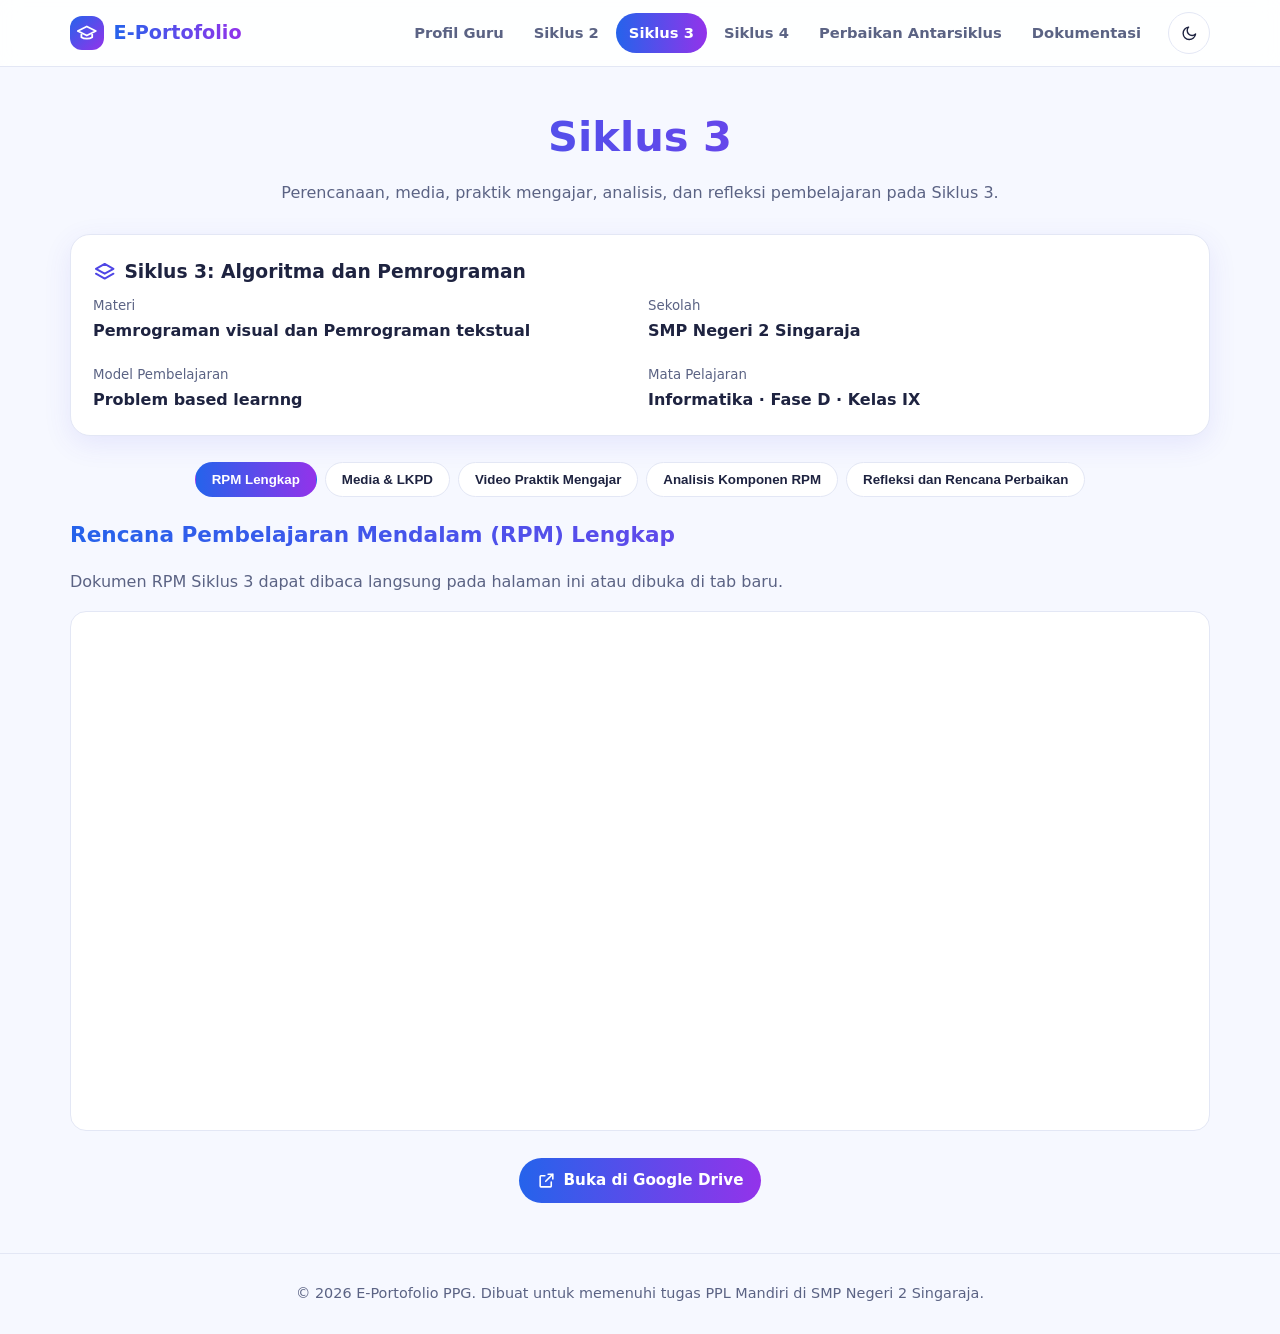
<file: siklus3.html>
<!doctype html>
<html lang="id">
  <head>
    <meta charset="utf-8" />
    <meta
      name="viewport"
      content="width=device-width, initial-scale=1, viewport-fit=cover"
    />
    <title>Siklus 3 | E-Portofolio PPG</title>
    <link rel="stylesheet" href="style.css" />
    <!-- Favicon -->
    <link rel="icon" type="image/png" href="images/undiksha.png" />
    <script>
      try {
        var t = localStorage.getItem("th");
        if (t) document.documentElement.dataset.theme = t;
      } catch (e) {}
    </script>
  </head>
  <body data-page="siklus3">
    <header>
      <div class="nb">
        <div class="logo" onclick="go('profil')">
          <svg class="i"><use href="#grad" /></svg
          ><span class="gt">E-Portofolio</span>
        </div>
        <nav id="nav"></nav>
        <button class="ib" id="th" aria-label="Ganti tema"></button>
        <button class="ib" id="mb" aria-label="Menu">
          <svg class="i"><use href="#menu" /></svg>
        </button>
      </div>
    </header>
    <main id="app">
      <div class="pg on">
        <h1 class="gt">Siklus 3</h1>
        <p class="sub">
          Perencanaan, media, praktik mengajar, analisis, dan refleksi
          pembelajaran pada Siklus 3.
        </p>
        <div class="card">
          <h3 style="margin-top: 0">
            <svg class="i"><use href="#stack" /></svg>Siklus 3: Algoritma dan
            Pemrograman
          </h3>
          <div class="grid g2">
            <div>
              <small style="color: var(--mu)">Materi</small><br /><b
                >Pemrograman visual dan Pemrograman tekstual</b
              >
            </div>
            <div>
              <small style="color: var(--mu)">Sekolah</small><br /><b
                >SMP Negeri 2 Singaraja</b
              >
            </div>
            <div>
              <small style="color: var(--mu)">Model Pembelajaran</small><br /><b
                >Problem based learnng</b
              >
            </div>
            <div>
              <small style="color: var(--mu)">Mata Pelajaran</small><br /><b
                >Informatika · Fase D · Kelas IX</b
              >
            </div>
          </div>
        </div>
        <div class="tabs" style="margin-top: 22px">
          <button class="tab on" onclick="tab(this, 0)">RPM Lengkap</button>
          <button class="tab" onclick="tab(this, 1)">Media &amp; LKPD</button>
          <button class="tab" onclick="tab(this, 2)">
            Video Praktik Mengajar
          </button>
          <button class="tab" onclick="tab(this, 3)">
            Analisis Komponen RPM
          </button>
          <button class="tab" onclick="tab(this, 4)">
            Refleksi dan Rencana Perbaikan
          </button>
        </div>

        <div class="tp on">
          <h2 class="gt" style="margin-top: 8px">
            Rencana Pembelajaran Mendalam (RPM) Lengkap
          </h2>
          <p style="color: var(--mu)">
            Dokumen RPM Siklus 3 dapat dibaca langsung pada halaman ini atau
            dibuka di tab baru.
          </p>
          <iframe
            class="fr"
            data-cfg="src:s3_rpm"
            loading="lazy"
            title="RPM Siklus 3"
          ></iframe>
          <div class="ctr">
            <a
              class="btn"
              href="#"
              data-cfg="href:s3_rpmOpen"
              target="_blank"
              rel="noopener"
              ><svg class="i"><use href="#ext" /></svg>Buka di Google Drive</a
            >
          </div>
        </div>

        <div class="tp">
          <h2 class="gt" style="margin-top: 8px">Media &amp; LKPD</h2>
          <p style="color: var(--mu)">
            Media pembelajaran dan Lembar Kerja Peserta Didik (LKPD) yang
            digunakan pada Siklus 3.
          </p>
          <div class="grid g2">
            <div class="card">
              <h3 style="margin-top: 0">
                <svg class="i"><use href="#stack" /></svg>Media Pembelajaran
              </h3>
              <a
                href="#"
                data-cfg="href:s3_media"
                target="_blank"
                rel="noopener"
                ><img
                  class="thumb"
                  data-cfg="src:s3_mediaThumb"
                  data-ph="Pemrograman Visual|#2563eb"
                  alt="Media Pembelajaran"
              /></a>
              <p>
                Media pembelajaran berbasis Canva digunakan untuk mendukung
                pembelajaran Informatika pada materi Algoritma dan Pemrograman
                Berbasis Visual menggunakan Scratch. Materi yang dibahas
                meliputi pengenalan algoritma, konsep pemrograman berbasis blok,
                serta penggunaan berbagai blok perintah untuk menyusun instruksi
                secara berurutan. Peserta didik diperkenalkan dengan cara
                membuat program sederhana melalui penggabungan blok kode,
                seperti gerakan, tampilan, peristiwa, dan kontrol.
              </p>

              <p>
                Melalui kombinasi teks, gambar, ilustrasi, dan contoh
                visualisasi blok kode, media pembelajaran ini membantu peserta
                didik memahami hubungan antara algoritma dan penerapannya dalam
                pemrograman. Peserta didik diharapkan mampu menyusun urutan
                instruksi, memahami fungsi setiap blok perintah, serta membuat
                program sederhana menggunakan Scratch secara kreatif dan
                sistematis.
              </p>
              <a
                class="btn"
                href="#"
                data-cfg="href:s3_media"
                target="_blank"
                rel="noopener"
                ><svg class="i"><use href="#ext" /></svg>Buka Media</a
              >
            </div>
            <div class="card">
              <h3 style="margin-top: 0">
                <svg class="i"><use href="#stack" /></svg>Media Pembelajaran
              </h3>
              <a
                href="#"
                data-cfg="href:s3_media"
                target="_blank"
                rel="noopener"
                ><img
                  class="thumb"
                  data-cfg="src:s3_mediaThumb"
                  data-ph="Pemrograman tekstual|#2563eb"
                  alt="Media Pembelajaran"
              /></a>
              <p>
                Media pembelajaran berbasis Canva digunakan untuk mendukung
                pembelajaran Informatika pada materi Algoritma dan Pemrograman
                Berbasis Tekstual menggunakan Python. Materi yang dibahas
                meliputi pengenalan bahasa pemrograman Python, struktur
                penulisan kode, penggunaan variabel, tipe data, operator, serta
                perintah dasar untuk membuat program sederhana. Peserta didik
                diperkenalkan dengan cara menuliskan instruksi menggunakan
                sintaks Python untuk menyelesaikan permasalahan secara
                terstruktur.
              </p>

              <p>
                Melalui kombinasi teks, gambar, ilustrasi, dan contoh potongan
                kode Python, media pembelajaran ini membantu peserta didik
                memahami cara kerja pemrograman berbasis tekstual. Peserta didik
                diharapkan mampu mengenali dan menerapkan sintaks dasar Python,
                menyusun kode program secara sistematis, serta membuat program
                sederhana berdasarkan permasalahan yang diberikan.
              </p>
              <a
                class="btn"
                href="#"
                data-cfg="href:s3_media1"
                target="_blank"
                rel="noopener"
                ><svg class="i"><use href="#ext" /></svg>Buka Media</a
              >
            </div>
            <div class="card">
              <h3 style="margin-top: 0">
                <svg class="i"><use href="#clip" /></svg>LKPD
              </h3>
              <a href="#" data-cfg="href:s3_lkpd" target="_blank" rel="noopener"
                ><img
                  class="thumb"
                  data-cfg="src:s3_lkpdThumb"
                  data-ph="LKPD Scratch dan Pyton 3|#9333ea"
                  alt="LKPD"
              /></a>
              <p>
                LKPD dilengkapi dengan petunjuk pengerjaan yang membantu peserta
                didik memahami tahapan kegiatan dalam pembelajaran Algoritma dan
                Pemrograman Berbasis Visual menggunakan Scratch serta
                Pemrograman Berbasis Tekstual menggunakan Python. Peserta didik
                diberikan kesempatan untuk memilih salah satu dari tiga
                permasalahan yang tersedia, yaitu menghitung luas segitiga, luas
                lingkaran, atau menghitung nilai rata-rata sebagai dasar dalam
                menyusun penyelesaian masalah.
              </p>

              <p>
                Setelah menentukan pilihan, peserta didik diminta menyelesaikan
                permasalahan melalui penyusunan algoritma dan menerapkannya
                dalam bentuk program. Pada pemrograman berbasis visual, peserta
                didik menggunakan blok-blok perintah Scratch, sedangkan pada
                pemrograman berbasis tekstual, peserta didik menuliskan kode
                program menggunakan sintaks Python. Melalui kegiatan ini,
                peserta didik dapat memahami hubungan antara algoritma dan
                penerapannya dalam pemrograman secara sistematis.
              </p>
              <a
                class="btn"
                href="#"
                data-cfg="href:s3_lkpd"
                target="_blank"
                rel="noopener"
                ><svg class="i"><use href="#ext" /></svg>Buka LKPD</a
              >
            </div>
          </div>
        </div>

        <div class="tp">
          <h2 class="gt" style="margin-top: 8px">Video Praktik Mengajar</h2>
          <p style="color: var(--mu)">
            Klik gambar untuk menonton video praktik mengajar Pemrograman Visual
            - Scratch di YouTube.
          </p>
          <a
            class="jb"
            href="#"
            data-cfg="href:s3_yt"
            target="_blank"
            rel="noopener"
          >
            <img
              data-cfg="src:s3_ytThumb"
              data-ph="Pemrograman Visual - Scratch |#9333ea"
              alt="Video Praktik Mengajar Siklus 3"
            />
            <span class="pl"></span>
            <div class="jbt">
              <h3>Video Praktik Mengajar Siklus 3</h3>
              <p>Tonton di YouTube</p>
            </div>
          </a>
          <div class="ctr">
            <a
              class="btn"
              href="#"
              data-cfg="href:s3_yt"
              target="_blank"
              rel="noopener"
              ><svg class="i"><use href="#ext" /></svg>Tonton di YouTube</a
            >
          </div>

          <h2 class="gt" style="margin-top: 8px">Video Praktik Mengajar</h2>
          <p style="color: var(--mu)">
            Klik gambar untuk menonton video praktik mengajar Pemrograman
            Tekstual - Python di YouTube.
          </p>
          <a
            class="jb"
            href="#"
            data-cfg="href:s3_yt1"
            target="_blank"
            rel="noopener"
          >
            <img
              data-cfg="src:s3_ytThumb"
              data-ph="Pemrograman Tekstual - Python |#9333ea"
              alt="Video Praktik Mengajar Siklus 3"
            />
            <span class="pl"></span>
            <div class="jbt">
              <h3>Video Praktik Mengajar Siklus 3</h3>
              <p>Tonton di YouTube</p>
            </div>
          </a>
          <div class="ctr">
            <a
              class="btn"
              href="#"
              data-cfg="href:s3_yt"
              target="_blank"
              rel="noopener"
              ><svg class="i"><use href="#ext" /></svg>Tonton di YouTube</a
            >
          </div>
        </div>

        <div class="tp">
          <h2 class="gt" style="margin-top: 8px">Analisis Komponen RPM</h2>
          <p style="color: var(--mu)">
            Analisis sepuluh komponen RPM Siklus 3.
          </p>
          <details>
            <summary>
              1. Identifikasi Kesiapan Peserta Didik
              <svg class="i"><use href="#chev" /></svg>
            </summary>
            <div>
              <p>
                Peserta didik telah memiliki pengetahuan awal mengenai
                algoritma, khususnya penyusunan langkah-langkah penyelesaian
                masalah secara terstruktur. Pada pembelajaran ini, pemahaman
                tersebut dikembangkan dengan menerapkannya ke dalam pemrograman
                visual menggunakan Scratch dan pemrograman tekstual menggunakan
                Python.
              </p>
              <p>
                Peserta didik memiliki minat yang beragam dalam kegiatan praktik
                pemrograman. Oleh karena itu, pembelajaran memperhatikan
                kebutuhan visual melalui contoh blok dan kode program, kebutuhan
                auditori melalui diskusi dan penjelasan, serta kebutuhan
                kinestetik melalui praktik membuat, menjalankan, dan memperbaiki
                program.
              </p>
            </div>
          </details>

          <details>
            <summary>
              2. Capaian dan Tujuan Pembelajaran
              <svg class="i"><use href="#chev" /></svg>
            </summary>
            <div>
              <p>
                Pembelajaran mengacu pada Capaian Pembelajaran Informatika Fase
                D, khususnya penerapan Berpikir Komputasional dalam
                menyelesaikan permasalahan serta penyusunan instruksi secara
                sistematis. Peserta didik diarahkan untuk memahami hubungan
                antara algoritma dan pemrograman sebagai cara menerjemahkan
                langkah penyelesaian masalah menjadi instruksi yang dapat
                dijalankan komputer.
              </p>
              <p>
                Tujuan pembelajaran adalah agar peserta didik kelas IX mampu
                menganalisis permasalahan kontekstual dan menerapkannya ke dalam
                bentuk program menggunakan blok Scratch maupun kode Python.
                Peserta didik juga diharapkan mampu menjalankan, menguji, dan
                memperbaiki program secara mandiri maupun berkelompok.
              </p>
            </div>
          </details>

          <details>
            <summary>
              3. Materi dan Konteks Pembelajaran
              <svg class="i"><use href="#chev" /></svg>
            </summary>
            <div>
              <p>
                Materi pembelajaran berfokus pada Algoritma dan Pemrograman,
                meliputi penerapan algoritma menggunakan Scratch, pengenalan
                modularisasi melalui My Blocks (Custom Block), serta pemrograman
                tekstual menggunakan Python. Peserta didik mempelajari
                penggunaan variabel, input, proses, output, operasi perhitungan,
                serta function dan procedure dalam menyusun program sederhana.
              </p>
              <p>
                Materi dikontekstualisasikan melalui permasalahan sehari-hari,
                seperti menghitung luas segitiga, luas lingkaran, dan nilai
                rata-rata. Peserta didik menerapkan penyelesaian permasalahan
                tersebut menggunakan blok perintah Scratch maupun kode Python
                sehingga dapat memahami bahwa algoritma yang sama dapat
                diterapkan melalui pendekatan pemrograman yang berbeda.
              </p>
            </div>
          </details>

          <details>
            <summary>
              4. Dimensi Profil Lulusan
              <svg class="i"><use href="#chev" /></svg>
            </summary>
            <div>
              <p>
                Pembelajaran mengembangkan tujuh dimensi profil lulusan, yaitu
                keimanan dan ketakwaan terhadap Tuhan Yang Maha Esa serta
                berakhlak mulia, kewargaan, penalaran kritis, kreativitas,
                kolaborasi, kemandirian, dan komunikasi. Dimensi tersebut
                diterapkan melalui sikap jujur, disiplin, bertanggung jawab,
                serta menghargai pendapat dan hasil karya orang lain.
              </p>
              <p>
                Penalaran kritis dan kreativitas dikembangkan ketika peserta
                didik menganalisis permasalahan dan menyusun program menggunakan
                Scratch maupun Python. Kolaborasi, kemandirian, dan komunikasi
                terlihat melalui kegiatan praktik, diskusi, pengujian program,
                perbaikan kesalahan, serta presentasi hasil pekerjaan.
              </p>
            </div>
          </details>

          <details>
            <summary>
              5. Model dan Pendekatan Pembelajaran
              <svg class="i"><use href="#chev" /></svg>
            </summary>
            <div>
              <p>
                Model pembelajaran yang digunakan adalah Project Based Learning
                (PjBL) dengan pendekatan Deep Learning yang mencakup Mindful
                Learning, Meaningful Learning, dan Joyful Learning. Peserta
                didik diberikan permasalahan kontekstual untuk diselesaikan
                melalui kegiatan merancang, membuat, dan menguji program
                menggunakan Scratch maupun Python.
              </p>
              <p>
                Metode pembelajaran meliputi diskusi kelompok kecil, tanya
                jawab, demonstrasi, praktik, presentasi, dan refleksi. Canva
                digunakan untuk menyajikan materi, Scratch sebagai media
                pemrograman berbasis blok, serta Programiz sebagai platform
                untuk menuliskan dan menjalankan kode Python secara langsung.
              </p>
            </div>
          </details>

          <details>
            <summary>
              6. Analisis Langkah-Langkah
              <svg class="i"><use href="#chev" /></svg>
            </summary>
            <div>
              <p>
                Kegiatan pembelajaran dilaksanakan selama 2 JP atau 80 menit,
                yang terdiri atas kegiatan pendahuluan, inti, dan penutup. Pada
                kegiatan pendahuluan selama 10 menit, guru membuka pembelajaran,
                mengajak peserta didik berdoa, melakukan apersepsi, memberikan
                pertanyaan pemantik, serta menyampaikan tujuan pembelajaran.
              </p>
              <p>
                Pada kegiatan inti selama 60 menit, peserta didik mengikuti
                tahapan Project Based Learning, mulai dari mengamati
                permasalahan, mengorganisasikan kegiatan, melakukan praktik
                pemrograman, mengembangkan dan menyajikan hasil program, hingga
                mengevaluasi penyelesaian masalah. Peserta didik membuat program
                menghitung luas segitiga dan lingkaran menggunakan Python,
                mengenal modularisasi melalui function dan procedure,
                menjalankan program, serta memperbaiki kesalahan. Kegiatan
                ditutup selama 10 menit melalui refleksi, penguatan materi, dan
                penyimpulan pembelajaran.
              </p>
            </div>
          </details>

          <details>
            <summary>
              7. Penerapan Diferensiasi melalui DUP/UDL
              <svg class="i"><use href="#chev" /></svg>
            </summary>
            <div>
              <p>
                Pembelajaran menerapkan prinsip Universal Design for Learning
                (UDL) melalui tiga aspek, yaitu Multiple Means of Engagement,
                Multiple Means of Representation, dan Multiple Means of Action
                and Expression. Keterlibatan peserta didik dibangun melalui
                permasalahan kontekstual, seperti menghitung luas bangun datar
                dan nilai rata-rata, sehingga peserta didik dapat belajar sesuai
                minat dan kebutuhannya.
              </p>
              <p>
                Penyajian materi dilakukan melalui teks, gambar, diagram alur,
                contoh blok Scratch, dan kode Python. Dalam menunjukkan
                pemahaman, peserta didik diberikan kesempatan untuk menyusun
                blok program atau menuliskan kode Python, kemudian menjalankan
                dan menguji hasilnya. Hasil pekerjaan dapat disampaikan melalui
                demonstrasi program, presentasi lisan, maupun penjelasan
                tertulis.
              </p>
            </div>
          </details>

          <details>
            <summary>
              8. Analisis Asesmen Pembelajaran
              <svg class="i"><use href="#chev" /></svg>
            </summary>
            <div>
              <p>
                Asesmen pembelajaran terdiri atas asesmen awal (pre-assessment),
                asesmen proses (formative assessment), dan asesmen akhir
                (summative assessment). Asesmen awal dilakukan melalui
                pertanyaan objektif, uraian singkat, dan observasi untuk
                mengetahui pemahaman peserta didik mengenai algoritma, konsep
                input-process-output, serta pengalaman menggunakan Scratch dan
                Python.
              </p>
              <p>
                Asesmen proses dilakukan melalui penilaian LKPD dan pengamatan
                aktivitas diskusi serta praktik pemrograman. Aspek yang dinilai
                meliputi ketepatan algoritma, penggunaan blok atau sintaks,
                variabel, operasi perhitungan, function, serta ketepatan hasil
                program. Sementara itu, asesmen akhir dilakukan melalui jurnal
                reflektif individu untuk mengetahui pemahaman, pengalaman, dan
                kesulitan peserta didik selama pembelajaran.
              </p>
            </div>
          </details>

          <details>
            <summary>
              9. Pengelolaan Kelas dan Peran Guru
              <svg class="i"><use href="#chev" /></svg>
            </summary>
            <div>
              <p>
                Pengelolaan kelas dilakukan melalui kegiatan diskusi kelompok
                kecil dan praktik pemrograman di ruang kelas atau laboratorium
                komputer. Lingkungan belajar diatur agar peserta didik dapat
                bekerja sama, mengerjakan LKPD, menggunakan perangkat komputer,
                serta mempresentasikan hasil program. Guru juga memanfaatkan
                proyektor atau TV kelas untuk menampilkan contoh pemrograman
                Scratch dan Python.
              </p>
              <p>
                Guru berperan sebagai fasilitator dan pembimbing dengan
                memberikan demonstrasi, pertanyaan pengarah, serta pendampingan
                ketika peserta didik mengalami kesulitan. Guru membantu peserta
                didik memahami penggunaan variabel, sintaks, indentasi, dan
                modularisasi, sekaligus memberikan umpan balik ketika ditemukan
                kesalahan dalam menjalankan program.
              </p>
            </div>
          </details>

          <details>
            <summary>
              10. Penerapan Prinsip Pembelajaran Mendalam
              <svg class="i"><use href="#chev" /></svg>
            </summary>
            <div>
              <p>
                Prinsip pembelajaran mendalam diterapkan melalui Mindful
                Learning, Meaningful Learning, dan Joyful Learning. Mindful
                Learning diwujudkan dengan mengarahkan peserta didik memahami
                langkah pembuatan program secara runtut, mulai dari menentukan
                input, proses, hingga output. Meaningful Learning diterapkan
                melalui permasalahan sehari-hari, seperti menghitung luas bangun
                datar dan nilai rata-rata menggunakan Scratch maupun Python.
              </p>
              <p>
                Joyful Learning diwujudkan melalui kegiatan praktik menyusun
                blok program, menuliskan kode Python, menjalankan program, serta
                berdiskusi dan bekerja sama. Peserta didik juga diberikan
                kesempatan untuk menemukan kesalahan dan memperbaikinya sehingga
                memperoleh pengalaman belajar yang aktif, bermakna, dan
                menyenangkan.
              </p>
            </div>
          </details>
        </div>

        <div class="tp">
          <h2 class="gt" style="margin-top: 8px">
            Refleksi dan Rencana Perbaikan
          </h2>
          <p style="color: var(--mu)">
            Refleksi atas pelaksanaan Siklus 3 dan rencana perbaikan untuk
            siklus berikutnya.
          </p>
          <div class="grid g2">
            <div class="card">
              <h3 style="margin-top: 0">
                <svg class="i"><use href="#bulb" /></svg>Refleksi
              </h3>
              <p style="color: var(--mu)">
                Pelaksanaan pembelajaran Siklus 3 pada materi Algoritma dan
                Pemrograman menggunakan Scratch dan Python berjalan cukup baik.
                Kegiatan apersepsi membantu murid menghubungkan materi
                representasi algoritma yang telah dipelajari sebelumnya dengan
                praktik pemrograman. Penggunaan Canva juga membantu penyampaian
                materi secara visual sehingga murid memperoleh gambaran mengenai
                penerapan algoritma menjadi sebuah program.
              </p>
              <p style="color: var(--mu)">
                Selama kegiatan pembelajaran, murid kelas IX.1 dan IX.5
                menunjukkan respons yang baik dalam mengikuti kegiatan pembukaan
                hingga penutupan. Namun, masih terdapat perbedaan perkembangan
                pemahaman antara kedua kelas. Murid kelas IX.1 dapat melanjutkan
                pembelajaran hingga materi modularisasi, sedangkan kelas IX.5
                masih memerlukan penguatan konsep variabel sehingga materi
                modularisasi belum dapat diselesaikan.
              </p>
              <p style="color: var(--mu)">
                Berdasarkan umpan balik Guru Pamong, pembelajaran perlu didukung
                dengan media interaktif atau video animasi untuk menjelaskan
                konsep variabel dan modularisasi. Selain itu, kegiatan praktik
                perlu dikembangkan agar murid memperoleh pengalaman menggunakan
                editor teks Python serta memahami pemanfaatan library dalam
                pembuatan program.
              </p>
            </div>

            <div class="card">
              <h3 style="margin-top: 0">
                <svg class="i"><use href="#compass" /></svg>Rencana Perbaikan
              </h3>
              <p style="color: var(--mu)">
                Pada pembelajaran berikutnya, saya akan mengembangkan media
                pembelajaran interaktif atau video animasi yang menyajikan
                konsep variabel dan modularisasi secara visual, sederhana, dan
                kontekstual. Media tersebut diharapkan dapat membantu murid
                memahami fungsi variabel serta cara membagi program menjadi
                bagian-bagian yang lebih kecil.
              </p>
              <p style="color: var(--mu)">
                Metode pembelajaran akan lebih menekankan demonstrasi dan
                praktik langsung dengan memberikan contoh program secara
                bertahap. Saya juga akan menyediakan latihan sederhana agar
                murid dapat mencoba membuat, menjalankan, dan memperbaiki
                program menggunakan Python sesuai dengan kemampuan
                masing-masing.
              </p>
              <p style="color: var(--mu)">
                Setelah murid memahami konsep dasar variabel dan modularisasi,
                pembelajaran akan dilanjutkan dengan penggunaan editor teks
                Python lainnya serta pengenalan library yang telah dibuat oleh
                orang lain. Melalui perbaikan tersebut, diharapkan murid lebih
                percaya diri, aktif, dan mampu mengembangkan program secara
                lebih terstruktur dan mandiri.
              </p>
            </div>
          </div>
          <div class="ctr">
            <a class="btn o" onclick="go('perbaikan')"
              >Lihat perbaikan antarsiklus →</a
            >
          </div>
        </div>
      </div>
    </main>
    <footer>
      © 2026 E-Portofolio PPG. Dibuat untuk memenuhi tugas PPL Mandiri di SMP
      Negeri 2 Singaraja.
    </footer>
    <div class="lb" id="lb" onclick="this.classList.remove('on')">
      <img id="lbi" alt="" />
      <p id="lbc"></p>
    </div>
    <svg width="0" height="0" style="position: absolute">
      <defs id="sym"></defs>
    </svg>
    <script src="script.js"></script>
  </body>
</html>
</file>
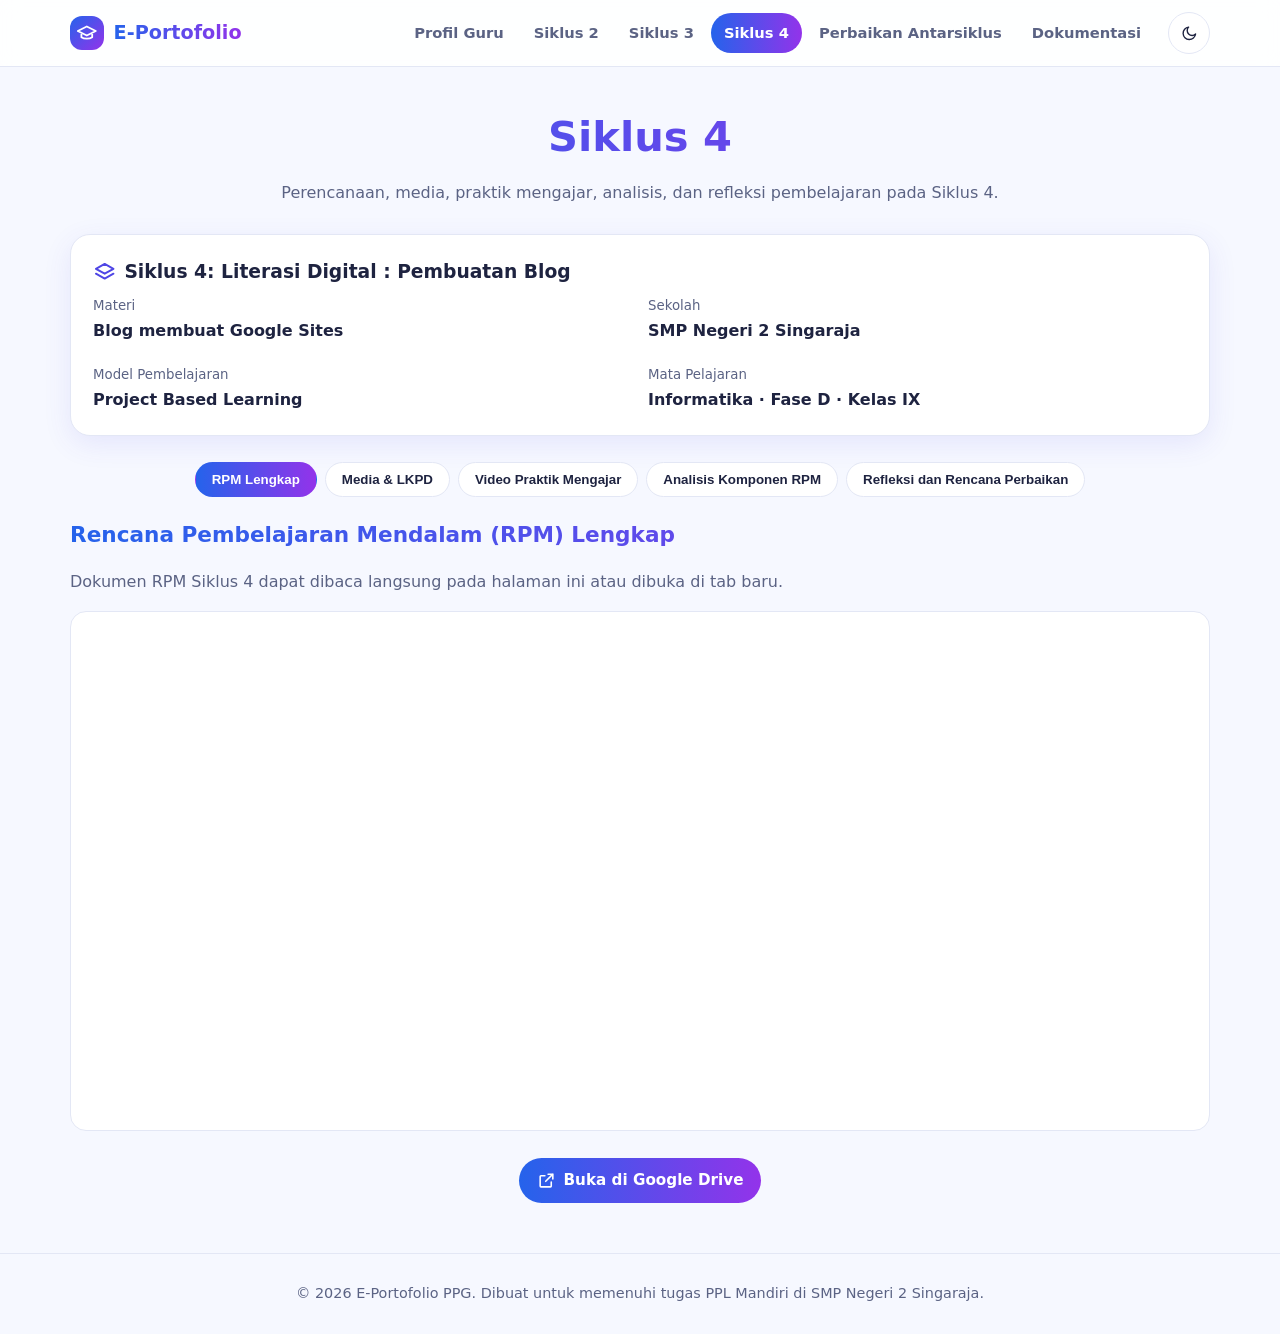
<file: siklus4.html>
<!doctype html>
<html lang="id">
  <head>
    <meta charset="utf-8" />
    <meta
      name="viewport"
      content="width=device-width, initial-scale=1, viewport-fit=cover"
    />
    <title>Siklus 4 | E-Portofolio PPG</title>
    <link rel="stylesheet" href="style.css" />
    <!-- Favicon -->
    <link rel="icon" type="image/png" href="images/undiksha.png" />
    <script>
      try {
        var t = localStorage.getItem("th");
        if (t) document.documentElement.dataset.theme = t;
      } catch (e) {}
    </script>
  </head>
  <body data-page="siklus4">
    <header>
      <div class="nb">
        <div class="logo" onclick="go('profil')">
          <svg class="i"><use href="#grad" /></svg
          ><span class="gt">E-Portofolio</span>
        </div>
        <nav id="nav"></nav>
        <button class="ib" id="th" aria-label="Ganti tema"></button>
        <button class="ib" id="mb" aria-label="Menu">
          <svg class="i"><use href="#menu" /></svg>
        </button>
      </div>
    </header>
    <main id="app">
      <div class="pg on">
        <h1 class="gt">Siklus 4</h1>
        <p class="sub">
          Perencanaan, media, praktik mengajar, analisis, dan refleksi
          pembelajaran pada Siklus 4.
        </p>
        <div class="card">
          <h3 style="margin-top: 0">
            <svg class="i"><use href="#stack" /></svg>Siklus 4: Literasi Digital
            : Pembuatan Blog
          </h3>
          <div class="grid g2">
            <div>
              <small style="color: var(--mu)">Materi</small><br /><b
                >Blog membuat Google Sites</b
              >
            </div>
            <div>
              <small style="color: var(--mu)">Sekolah</small><br /><b
                >SMP Negeri 2 Singaraja</b
              >
            </div>
            <div>
              <small style="color: var(--mu)">Model Pembelajaran</small><br /><b
                >Project Based Learning</b
              >
            </div>
            <div>
              <small style="color: var(--mu)">Mata Pelajaran</small><br /><b
                >Informatika · Fase D · Kelas IX</b
              >
            </div>
          </div>
        </div>
        <div class="tabs" style="margin-top: 22px">
          <button class="tab on" onclick="tab(this, 0)">RPM Lengkap</button>
          <button class="tab" onclick="tab(this, 1)">Media &amp; LKPD</button>
          <button class="tab" onclick="tab(this, 2)">
            Video Praktik Mengajar
          </button>
          <button class="tab" onclick="tab(this, 3)">
            Analisis Komponen RPM
          </button>
          <button class="tab" onclick="tab(this, 4)">
            Refleksi dan Rencana Perbaikan
          </button>
        </div>

        <div class="tp on">
          <h2 class="gt" style="margin-top: 8px">
            Rencana Pembelajaran Mendalam (RPM) Lengkap
          </h2>
          <p style="color: var(--mu)">
            Dokumen RPM Siklus 4 dapat dibaca langsung pada halaman ini atau
            dibuka di tab baru.
          </p>
          <iframe
            class="fr"
            data-cfg="src:s4_rpm"
            loading="lazy"
            title="RPM Siklus 4"
          ></iframe>
          <div class="ctr">
            <a
              class="btn"
              href="#"
              data-cfg="href:s4_rpmOpen"
              target="_blank"
              rel="noopener"
              ><svg class="i"><use href="#ext" /></svg>Buka di Google Drive</a
            >
          </div>
        </div>

        <div class="tp">
          <h2 class="gt" style="margin-top: 8px">Media &amp; LKPD</h2>
          <p style="color: var(--mu)">
            Media pembelajaran dan Lembar Kerja Peserta Didik (LKPD) yang
            digunakan pada Siklus 4.
          </p>
          <div class="grid g2">
            <div class="card">
              <h3 style="margin-top: 0">
                <svg class="i"><use href="#stack" /></svg>Media Pembelajaran
              </h3>
              <a
                href="#"
                data-cfg="href:s4_media"
                target="_blank"
                rel="noopener"
                ><img
                  class="thumb"
                  data-cfg="src:s4_mediaThumb"
                  data-ph="Media Pembelajaran Siklus 4|#2563eb"
                  alt="Media Pembelajaran"
              /></a>
              <p>
                Media pembelajaran berbasis Canva digunakan untuk mendukung
                pembelajaran Informatika pada materi Literasi Digital dengan
                fokus pada pembuatan blog menggunakan Google Sites. Materi yang
                dibahas meliputi pengenalan literasi digital, fungsi dan manfaat
                blog, pengenalan fitur Google Sites, serta tahapan pembuatan dan
                pengelolaan halaman website. Peserta didik diperkenalkan dengan
                cara menyusun konten digital, menambahkan teks, gambar, serta
                mengatur tata letak halaman agar informasi dapat disajikan
                secara menarik dan terstruktur.
              </p>

              <p>
                Melalui kombinasi teks, gambar, ilustrasi, dan panduan
                langkah-langkah penggunaan Google Sites, media pembelajaran ini
                membantu peserta didik memahami cara membuat dan mengelola blog
                sebagai sarana penyampaian informasi digital. Peserta didik
                diharapkan mampu menghasilkan blog sederhana secara kreatif,
                menyusun informasi dengan baik, serta menerapkan prinsip
                literasi digital dalam membuat dan mempublikasikan konten yang
                informatif dan bertanggung jawab.
              </p>
              <a
                class="btn"
                href="#"
                data-cfg="href:s4_media"
                target="_blank"
                rel="noopener"
                ><svg class="i"><use href="#ext" /></svg>Buka Media</a
              >
            </div>
            <div class="card">
              <h3 style="margin-top: 0">
                <svg class="i"><use href="#clip" /></svg>LKPD
              </h3>
              <a href="#" data-cfg="href:s4_lkpd" target="_blank" rel="noopener"
                ><img
                  class="thumb"
                  data-cfg="src:s4_lkpdThumb"
                  data-ph="Thumbnail LKPD Siklus 4|#9333ea"
                  alt="LKPD"
              /></a>
              <p style="color: var(--mu)">
                Tuliskan deskripsi Anda sendiri pada bagian ini.
              </p>
              <a
                class="btn"
                href="#"
                data-cfg="href:s4_lkpd"
                target="_blank"
                rel="noopener"
                ><svg class="i"><use href="#ext" /></svg>Buka LKPD</a
              >
            </div>
          </div>
        </div>

        <div class="tp">
          <h2 class="gt" style="margin-top: 8px">Video Praktik Mengajar</h2>
          <p style="color: var(--mu)">
            Klik gambar untuk menonton video praktik mengajar literasi digital
            dalam membuat blog di YouTube.
          </p>
          <a
            class="jb"
            href="#"
            data-cfg="href:s4_yt"
            target="_blank"
            rel="noopener"
          >
            <img
              data-cfg="src:s4_ytThumb"
              data-ph="Video Mengajar BLOG|#9333ea"
              alt="Video Praktik Mengajar Siklus 4"
            />
            <span class="pl"></span>
            <div class="jbt">
              <h3>Video Praktik Mengajar Siklus 4</h3>
              <p>Tonton di YouTube</p>
            </div>
          </a>
          <div class="ctr">
            <a
              class="btn"
              href="#"
              data-cfg="href:s4_yt"
              target="_blank"
              rel="noopener"
              ><svg class="i"><use href="#ext" /></svg>Tonton di YouTube</a
            >
          </div>
        </div>

        <div class="tp">
          <h2 class="gt" style="margin-top: 8px">Analisis Komponen RPM</h2>
          <p style="color: var(--mu)">
            Analisis sepuluh komponen RPM Siklus 4.
          </p>
          <details>
            <summary>
              1. Identifikasi Kesiapan Peserta Didik
              <svg class="i"><use href="#chev" /></svg>
            </summary>
            <div>
              <p>
                Peserta didik kelas IX telah memiliki pengetahuan awal mengenai
                literasi digital, khususnya dalam menggunakan media sosial untuk
                memperoleh dan membagikan informasi. Mereka juga terbiasa
                membaca berita daring, melihat konten video pendek, serta
                sebagian memiliki pengalaman menulis jurnal harian. Namun,
                sebagian besar peserta didik belum mengenal blog sebagai media
                digital untuk menyampaikan informasi secara lebih terstruktur.
              </p>
              <p>
                Minat peserta didik terhadap penggunaan media digital cukup
                beragam. Oleh karena itu, pembelajaran dirancang dengan
                memberikan pilihan tema blog, yaitu pariwisata di Buleleng atau
                kuliner, sehingga peserta didik dapat mengembangkan proyek
                berdasarkan minat, pengalaman, dan pengetahuan yang dimiliki.
              </p>
            </div>
          </details>

          <details>
            <summary>
              2. Capaian dan Tujuan Pembelajaran
              <svg class="i"><use href="#chev" /></svg>
            </summary>
            <div>
              <p>
                Pembelajaran mengacu pada Capaian Pembelajaran Informatika Fase
                D, khususnya elemen Literasi Digital. Peserta didik diarahkan
                untuk memahami penggunaan teknologi digital sebagai sarana
                memperoleh, mengolah, menyajikan, dan membagikan informasi
                secara bijak serta bertanggung jawab.
              </p>
              <p>
                Tujuan pembelajaran adalah agar peserta didik mampu merancang
                struktur dan tampilan blog bertema pariwisata di Buleleng atau
                kuliner sesuai minat secara kreatif melalui rancangan pada buku
                gambar. Selanjutnya, peserta didik diharapkan mampu membuat dan
                mempresentasikan blog menggunakan Google Sites dengan menyajikan
                informasi yang menarik, terstruktur, dan bertanggung jawab.
              </p>
            </div>
          </details>

          <details>
            <summary>
              3. Materi dan Konteks Pembelajaran
              <svg class="i"><use href="#chev" /></svg>
            </summary>
            <div>
              <p>
                Materi pembelajaran berfokus pada Literasi Digital melalui
                Pembuatan Blog, meliputi pengertian dan fungsi blog, pengenalan
                struktur serta unsur-unsur blog, perancangan tampilan halaman,
                penyusunan konten, dan penggunaan Google Sites. Peserta didik
                juga mempelajari cara memadukan teks, gambar, dan informasi agar
                dapat disajikan secara menarik dan mudah dipahami.
              </p>
              <p>
                Pembelajaran dikontekstualisasikan dengan kebiasaan peserta
                didik dalam membaca berita daring, melihat konten media sosial,
                serta mengenal tempat wisata dan kuliner di lingkungan sekitar.
                Melalui proyek ini, peserta didik membuat blog bertema
                pariwisata di Buleleng atau kuliner sehingga mampu memanfaatkan
                teknologi digital untuk menyampaikan informasi dan pengetahuan
                yang bermanfaat bagi masyarakat.
              </p>
            </div>
          </details>

          <details>
            <summary>
              4. Dimensi Profil Lulusan
              <svg class="i"><use href="#chev" /></svg>
            </summary>
            <div>
              <p>
                Pembelajaran mengembangkan dimensi profil lulusan, terutama
                keimanan dan ketakwaan terhadap Tuhan Yang Maha Esa serta
                berakhlak mulia, penalaran kritis, kreativitas, kolaborasi,
                kemandirian, komunikasi, dan kewargaan. Peserta didik diarahkan
                untuk bersikap jujur, disiplin, bertanggung jawab, menghargai
                karya orang lain, serta mencantumkan sumber informasi dan gambar
                yang digunakan dalam blog.
              </p>
              <p>
                Penalaran kritis dikembangkan melalui kegiatan mencari,
                memeriksa, dan memilih informasi yang relevan. Kreativitas
                terlihat ketika peserta didik merancang tampilan blog, sedangkan
                kemandirian, kolaborasi, dan komunikasi dikembangkan melalui
                proses pengerjaan proyek, diskusi, presentasi, serta pemberian
                tanggapan terhadap hasil karya teman.
              </p>
            </div>
          </details>

          <details>
            <summary>
              5. Model dan Pendekatan Pembelajaran
              <svg class="i"><use href="#chev" /></svg>
            </summary>
            <div>
              <p>
                Model pembelajaran yang digunakan adalah Project Based Learning
                (PjBL) dengan pendekatan Deep Learning yang mencakup Mindful
                Learning, Meaningful Learning, dan Joyful Learning. Peserta
                didik terlibat dalam proyek pembuatan blog mulai dari menentukan
                tema, merancang tampilan, mengumpulkan informasi, membuat
                konten, hingga mempresentasikan hasil karya menggunakan Google
                Sites.
              </p>
              <p>
                Metode pembelajaran meliputi tanya jawab, presentasi, diskusi,
                dan refleksi. Canva digunakan untuk menyampaikan materi serta
                menampilkan contoh blog, sedangkan video tutorial dari YouTube
                digunakan sebagai panduan praktik pembuatan blog menggunakan
                Google Sites. Google Forms dimanfaatkan untuk mengumpulkan
                rancangan dan tautan blog peserta didik.
              </p>
            </div>
          </details>

          <details>
            <summary>
              6. Analisis Langkah-Langkah
              <svg class="i"><use href="#chev" /></svg>
            </summary>
            <div>
              <p>
                Pembelajaran dilaksanakan dalam dua pertemuan dengan alokasi
                waktu masing-masing 2 JP atau 80 menit. Pada pertemuan pertama,
                kegiatan diawali dengan salam, doa, apersepsi, dan penyampaian
                tujuan pembelajaran. Kegiatan inti menggunakan tahapan Project
                Based Learning, mulai dari menentukan pertanyaan mendasar,
                mendesain perencanaan proyek, hingga menyusun jadwal pengerjaan.
                Peserta didik mengamati contoh blog melalui Canva, menentukan
                tema pariwisata di Buleleng atau kuliner, kemudian membuat
                rancangan tampilan blog pada buku gambar.
              </p>
              <p>
                Pada pertemuan kedua, peserta didik mempraktikkan pembuatan blog
                menggunakan Google Sites dengan mengikuti video tutorial yang
                diberikan guru. Kegiatan dilanjutkan dengan memonitor kemajuan
                proyek, menguji hasil melalui presentasi blog, serta
                mengevaluasi pengalaman belajar. Peserta didik menjelaskan tema,
                isi, dan tampilan blog sekaligus menyampaikan kendala yang
                dihadapi. Pembelajaran ditutup dengan pemberian umpan balik,
                refleksi, kesimpulan, dan doa bersama.
              </p>
            </div>
          </details>

          <details>
            <summary>
              7. Penerapan Diferensiasi melalui DUP/UDL
              <svg class="i"><use href="#chev" /></svg>
            </summary>
            <div>
              <p>
                Penerapan prinsip Universal Design for Learning (UDL) dilakukan
                melalui tiga aspek, yaitu Multiple Means of Engagement, Multiple
                Means of Representation, dan Multiple Means of Action and
                Expression. Keterlibatan peserta didik dibangun dengan
                memberikan kebebasan memilih tema blog sesuai minat, yaitu
                pariwisata di Buleleng atau kuliner, sehingga peserta didik
                dapat menghubungkan pembelajaran dengan pengalaman sehari-hari.
              </p>
              <p>
                Penyajian informasi dilakukan melalui berbagai bentuk, seperti
                teks, gambar, contoh tampilan blog, dan video tutorial Google
                Sites. Dalam menunjukkan pemahamannya, peserta didik diberikan
                kesempatan untuk membuat rancangan blog pada buku gambar dengan
                kreativitas masing-masing, kemudian mengembangkannya menjadi
                blog digital dan mempresentasikan hasil karya sesuai kemampuan
                serta gagasan yang dimiliki.
              </p>
            </div>
          </details>

          <details>
            <summary>
              8. Analisis Asesmen Pembelajaran
              <svg class="i"><use href="#chev" /></svg>
            </summary>
            <div>
              <p>
                Asesmen pembelajaran terdiri atas asesmen awal (pre-assessment),
                asesmen proses (formative assessment), dan asesmen akhir
                (summative assessment). Asesmen awal dilakukan melalui
                pertanyaan pemantik dan observasi untuk mengetahui pemahaman
                peserta didik mengenai literasi digital, pengalaman menggunakan
                media sosial, kebiasaan membaca informasi daring, serta
                pengetahuan awal tentang blog.
              </p>
              <p>
                Asesmen proses dilakukan melalui penilaian rancangan blog,
                pengamatan aktivitas peserta didik, dan pemberian umpan balik
                selama pengerjaan proyek. Aspek yang dinilai meliputi kesesuaian
                tema, kelengkapan rancangan, kreativitas desain, keteraturan
                struktur halaman, dan kesesuaian konten. Google Forms digunakan
                untuk mengumpulkan foto rancangan dan tautan blog. Asesmen akhir
                dilakukan melalui penilaian hasil karya serta presentasi blog
                untuk mengetahui kemampuan peserta didik dalam menyajikan
                informasi secara menarik dan bertanggung jawab.
              </p>
            </div>
          </details>

          <details>
            <summary>
              9. Pengelolaan Kelas dan Peran Guru
              <svg class="i"><use href="#chev" /></svg>
            </summary>
            <div>
              <p>
                Pengelolaan pembelajaran dilakukan melalui pemanfaatan ruang
                kelas dan laboratorium komputer. Pada pertemuan pertama, ruang
                kelas digunakan untuk menampilkan materi melalui proyektor,
                mengamati contoh blog, serta membuat rancangan pada buku gambar.
                Pada pertemuan kedua, laboratorium komputer digunakan untuk
                meninjau perkembangan proyek, mempresentasikan hasil blog, dan
                memberikan umpan balik.
              </p>
              <p>
                Guru berperan sebagai fasilitator, pembimbing, dan pendamping
                selama proses pembelajaran. Guru memberikan penjelasan mengenai
                struktur blog, membantu peserta didik menentukan tema dan
                menyusun rancangan, menyediakan video tutorial sebagai panduan
                praktik, serta memantau perkembangan proyek. Guru juga
                memberikan masukan terhadap tampilan, susunan informasi,
                pemilihan gambar, dan ketepatan konten yang disajikan.
              </p>
            </div>
          </details>

          <details>
            <summary>
              10. Penerapan Prinsip Pembelajaran Mendalam
              <svg class="i"><use href="#chev" /></svg>
            </summary>
            <div>
              <p>
                Prinsip pembelajaran mendalam diterapkan melalui Mindful
                Learning, Meaningful Learning, dan Joyful Learning. Mindful
                Learning diwujudkan dengan mengarahkan peserta didik untuk
                merencanakan struktur dan tampilan blog secara cermat serta
                memperhatikan kebenaran informasi, pemilihan gambar, dan sumber
                referensi. Meaningful Learning diterapkan dengan menghubungkan
                kebiasaan membaca berita daring dan melihat konten media sosial
                dengan kegiatan membuat blog bertema pariwisata di Buleleng atau
                kuliner.
              </p>
              <p>
                Joyful Learning diwujudkan melalui kegiatan mengamati contoh
                blog, berdiskusi, membuat rancangan tampilan dengan tulisan,
                gambar, dan warna sesuai kreativitas, serta mempraktikkan
                pembuatan blog menggunakan Google Sites. Peserta didik juga
                mempresentasikan hasil karya dan memperoleh apresiasi serta
                masukan dari guru dan teman. Dengan demikian, pembelajaran
                memberikan pengalaman yang aktif, bermakna, menyenangkan, dan
                mendorong penggunaan teknologi digital secara bertanggung jawab.
              </p>
            </div>
          </details>
        </div>

        <div class="tp">
          <h2 class="gt" style="margin-top: 8px">
            Refleksi dan Rencana Perbaikan
          </h2>
          <p style="color: var(--mu)">
            Refleksi atas pelaksanaan Siklus 4 dan rencana perbaikan untuk
            siklus berikutnya.
          </p>
          <div class="grid g2">
            <div class="card">
              <h3 style="margin-top: 0">
                <svg class="i"><use href="#bulb" /></svg>Refleksi
              </h3>
              <p style="color: var(--mu)">
                Pelaksanaan pembelajaran Siklus 4 pada materi Literasi Digital
                melalui pembuatan blog menggunakan Google Sites memberikan
                pengalaman belajar yang cukup bermakna. Kegiatan apersepsi
                berhasil menghubungkan materi dengan kebiasaan murid dalam
                menggunakan media digital, seperti membaca informasi di internet
                dan membagikan konten melalui media sosial. Murid juga
                menunjukkan antusiasme ketika diperkenalkan dengan blog sebagai
                salah satu media penyampaian informasi digital.
              </p>
              <p style="color: var(--mu)">
                Selama pelaksanaan pembelajaran, terdapat beberapa kendala,
                terutama keterbatasan penggunaan media presentasi, kesulitan
                murid dalam menggambar rancangan blog secara manual, serta
                perbedaan perangkat yang digunakan ketika mengikuti video
                tutorial. Selain itu, sebagian murid kelas IX.5 mengalami
                keterbatasan perangkat untuk menyelesaikan blog di rumah
                sehingga memerlukan pendampingan dan praktik langsung di
                laboratorium komputer.
              </p>
              <p style="color: var(--mu)">
                Berdasarkan umpan balik Guru Pamong, pembelajaran perlu didukung
                dengan dua video tutorial yang disesuaikan dengan penggunaan
                laptop dan HP. Saya juga menyadari pentingnya menyediakan
                alternatif media perancangan blog agar murid dapat menuangkan
                ide dan kreativitas sesuai kemampuan serta fasilitas yang
                dimiliki.
              </p>
            </div>

            <div class="card">
              <h3 style="margin-top: 0">
                <svg class="i"><use href="#compass" /></svg>Rencana Perbaikan
              </h3>
              <p style="color: var(--mu)">
                Pada pembelajaran berikutnya, saya akan mengembangkan dua video
                tutorial pembuatan blog menggunakan Google Sites, yaitu melalui
                laptop dan HP. Saya juga akan berkoordinasi dengan Guru Pamong
                dan pihak sekolah terkait pemanfaatan HP sebagai sumber
                referensi pembelajaran dengan tetap memperhatikan aturan dan
                pengawasan selama kegiatan berlangsung.
              </p>
              <p style="color: var(--mu)">
                Saya akan menyediakan alternatif media perancangan blog
                menggunakan Figma bagi murid yang mengalami kesulitan menggambar
                secara manual. Melalui aplikasi tersebut, murid dapat menyusun
                layout, mengatur posisi teks dan gambar, serta menentukan elemen
                tampilan halaman blog secara lebih mudah dan terstruktur.
              </p>
              <p style="color: var(--mu)">
                Selain itu, saya akan mengoptimalkan kegiatan praktik di
                laboratorium komputer, khususnya bagi murid yang memiliki
                keterbatasan perangkat di rumah. Pendampingan akan dilakukan
                secara bertahap dengan memberikan contoh dan petunjuk yang
                sesuai agar seluruh murid memperoleh kesempatan yang sama dalam
                menyelesaikan proyek, mengembangkan kreativitas, dan
                menghasilkan blog secara mandiri.
              </p>
            </div>
          </div>
          <div class="ctr">
            <a class="btn o" onclick="go('perbaikan')"
              >Lihat perbaikan antarsiklus →</a
            >
          </div>
        </div>
      </div>
    </main>
    <footer>
      © 2026 E-Portofolio PPG. Dibuat untuk memenuhi tugas PPL Mandiri di SMP
      Negeri 2 Singaraja.
    </footer>
    <div class="lb" id="lb" onclick="this.classList.remove('on')">
      <img id="lbi" alt="" />
      <p id="lbc"></p>
    </div>
    <svg width="0" height="0" style="position: absolute">
      <defs id="sym"></defs>
    </svg>
    <script src="script.js"></script>
  </body>
</html>
</file>
<file: style.css>
:root {
  --bg: #f6f8ff;
  --sf: #fff;
  --tx: #1e2340;
  --mu: #5b6384;
  --bd: #e3e7f5;
  --ac: #4f46e5;
  --sh: 0 8px 28px rgba(79, 70, 229, 0.1);
  box-sizing: border-box;
  padding-top: env(safe-area-inset-top, 0px);
  padding-bottom: env(safe-area-inset-bottom, 0px);
}
@media (prefers-color-scheme: dark) {
  :root:not([data-theme="light"]) {
    --bg: #0e1124;
    --sf: #171b36;
    --tx: #e8eaf8;
    --mu: #9aa2c8;
    --bd: #2a3059;
    --ac: #8b8cf8;
    --sh: 0 8px 28px rgba(0, 0, 0, 0.4);
    color-scheme: dark;
  }
}
:root[data-theme="dark"] {
  --bg: #0e1124;
  --sf: #171b36;
  --tx: #e8eaf8;
  --mu: #9aa2c8;
  --bd: #2a3059;
  --ac: #8b8cf8;
  --sh: 0 8px 28px rgba(0, 0, 0, 0.4);
  color-scheme: dark;
}
* {
  box-sizing: border-box;
}
html {
  scroll-padding-top: 80px;
  scroll-behavior: smooth;
}
body {
  margin: 0;
  background: var(--bg);
  color: var(--tx);
  font:
    16px/1.65 system-ui,
    -apple-system,
    "Segoe UI",
    Roboto,
    sans-serif;
}
.i {
  width: 1.25em;
  height: 1.25em;
  fill: none;
  stroke: currentColor;
  stroke-width: 2;
  stroke-linecap: round;
  stroke-linejoin: round;
  flex: none;
}
.gt {
  background: linear-gradient(90deg, #2563eb, #9333ea);
  -webkit-background-clip: text;
  background-clip: text;
  color: transparent;
  font-weight: 800;
}
header {
  position: sticky;
  top: 0;
  z-index: 20;
  background: color-mix(in srgb, var(--sf) 88%, transparent);
  backdrop-filter: blur(10px);
  border-bottom: 1px solid var(--bd);
}
.nb {
  max-width: 1180px;
  margin: auto;
  padding: 12px 20px;
  display: flex;
  align-items: center;
  gap: 14px;
}
.logo {
  display: flex;
  align-items: center;
  gap: 10px;
  font-weight: 800;
  font-size: 1.2rem;
  cursor: pointer;
  margin-right: auto;
}
.logo .i {
  width: 2.1rem;
  height: 2.1rem;
  padding: 6px;
  border-radius: 12px;
  background: linear-gradient(135deg, #2563eb, #9333ea);
  color: #fff;
}
nav {
  display: flex;
  gap: 4px;
}
nav a {
  padding: 8px 13px;
  border-radius: 999px;
  color: var(--mu);
  text-decoration: none;
  font-weight: 600;
  font-size: 0.92rem;
  cursor: pointer;
}
nav a:hover {
  background: var(--bd);
}
nav a.on {
  background: linear-gradient(90deg, #2563eb, #9333ea);
  color: #fff;
}
.ib {
  border: 1px solid var(--bd);
  background: var(--sf);
  color: var(--tx);
  width: 42px;
  height: 42px;
  border-radius: 50%;
  display: grid;
  place-items: center;
  cursor: pointer;
}
#mb {
  display: none;
}
@media (max-width: 960px) {
  #mb {
    display: grid;
  }
  nav {
    display: none;
    position: absolute;
    top: 100%;
    left: 0;
    right: 0;
    flex-direction: column;
    background: var(--sf);
    padding: 10px 16px;
    border-bottom: 1px solid var(--bd);
  }
  nav.open {
    display: flex;
  }
}
main {
  max-width: 1180px;
  margin: auto;
  padding: 36px 20px 20px;
  min-height: 70vh;
}
.pg {
  display: none;
  animation: f 0.4s;
}
.pg.on {
  display: block;
}
@keyframes f {
  from {
    opacity: 0;
    transform: translateY(8px);
  }
}
h1 {
  font-size: clamp(1.8rem, 5vw, 2.6rem);
  margin: 0 0 8px;
  text-align: center;
}
.sub {
  text-align: center;
  color: var(--mu);
  max-width: 720px;
  margin: 0 auto 28px;
}
h2 {
  font-size: 1.35rem;
  margin: 36px 0 14px;
  display: flex;
  align-items: center;
  gap: 10px;
}
h2 .i,
h3 .i {
  color: var(--ac);
}
h3 {
  display: flex;
  align-items: center;
  gap: 8px;
  margin: 18px 0 4px;
}
.card {
  background: var(--sf);
  border: 1px solid var(--bd);
  border-radius: 20px;
  padding: 22px;
  box-shadow: var(--sh);
}
.photo {
  width: 210px;
  aspect-ratio: 3 / 4;
  border-radius: 22px;
  margin: 0 auto 10px;
  display: block;
  object-fit: cover;
  border: 4px solid transparent;
  background:
    linear-gradient(var(--sf), var(--sf)) padding-box,
    linear-gradient(135deg, #2563eb, #9333ea) border-box;
}
.grid {
  display: grid;
  gap: 16px;
}
.g2 {
  grid-template-columns: 1fr 1fr;
}
.g6 {
  grid-auto-flow: column;
  grid-template-columns: repeat(2, 1fr);
  grid-template-rows: repeat(3, auto);
}
.g4 {
  grid-template-columns: repeat(4, 1fr);
}
.g3 {
  grid-template-columns: repeat(3, 1fr);
}
@media (max-width: 960px) {
  .g4 {
    grid-template-columns: 1fr 1fr;
  }
  .g3 {
    grid-template-columns: 1fr 1fr;
  }
}
@media (max-width: 620px) {
  .g2,
  .g4,
  .g3 {
    grid-template-columns: 1fr;
  }
  .g6 {
    grid-auto-flow: row;
    grid-template-columns: 1fr;
    grid-template-rows: none;
  }
}
.info {
  display: flex;
  gap: 14px;
  align-items: center;
}
.info .i,
.ico {
  width: 46px;
  height: 46px;
  padding: 11px;
  border-radius: 14px;
  background: color-mix(in srgb, var(--ac) 14%, transparent);
  color: var(--ac);
}
.info small {
  color: var(--mu);
  display: block;
}
.info b {
  display: block;
}
.nc {
  cursor: pointer;
  transition: 0.25s;
}
.nc:hover {
  transform: translateY(-4px);
  border-color: var(--ac);
}
.nc p {
  color: var(--mu);
  margin: 6px 0 0;
  font-size: 0.93rem;
}
.quote {
  margin: 36px 0;
  padding: 30px;
  text-align: center;
  border-radius: 22px;
  color: #fff;
  background: linear-gradient(135deg, #2563eb, #9333ea);
  font-size: 1.2rem;
  font-style: italic;
}
.mq {
  overflow: hidden;
  border-radius: 18px;
}
.tr {
  display: flex;
  gap: 14px;
  width: max-content;
  animation: m 40s linear infinite;
}
.mq:hover .tr {
  animation-play-state: paused;
}
@keyframes m {
  to {
    transform: translateX(-50%);
  }
}
.tr img {
  height: 170px;
  width: 250px;
  object-fit: cover;
  border-radius: 16px;
  cursor: pointer;
}
.btn {
  display: inline-flex;
  gap: 8px;
  align-items: center;
  padding: 10px 18px;
  border-radius: 999px;
  border: 0;
  background: linear-gradient(90deg, #2563eb, #9333ea);
  color: #fff;
  font-weight: 700;
  text-decoration: none;
  cursor: pointer;
  font-size: 0.95rem;
}
.btn.o {
  background: none;
  border: 1px solid var(--ac);
  color: var(--ac);
}
.ctr {
  text-align: center;
  margin-top: 18px;
}
.tabs {
  display: flex;
  gap: 8px;
  overflow-x: auto;
  padding: 4px 2px 12px;
  justify-content: center;
  flex-wrap: wrap;
}
.tab {
  padding: 9px 16px;
  border-radius: 999px;
  border: 1px solid var(--bd);
  background: var(--sf);
  color: var(--tx);
  font-weight: 600;
  cursor: pointer;
}
.tab:hover {
  border-color: var(--ac);
}
.tab.on {
  background: linear-gradient(90deg, #2563eb, #9333ea);
  color: #fff;
  border-color: transparent;
}
.tp {
  display: none;
}
.tp.on {
  display: block;
  animation: f 0.3s;
}
details {
  background: var(--sf);
  border: 1px solid var(--bd);
  border-radius: 16px;
  margin: 10px 0;
  overflow: hidden;
}
summary {
  padding: 16px 20px;
  font-weight: 700;
  cursor: pointer;
  list-style: none;
  display: flex;
  justify-content: space-between;
  align-items: center;
  gap: 10px;
}
summary::-webkit-details-marker {
  display: none;
}
details[open] summary .i {
  transform: rotate(180deg);
}
summary .i {
  transition: 0.2s;
}
details > div {
  padding: 0 20px 18px;
  color: var(--mu);
}
.thumb,
.vid {
  display: block;
  width: 100%;
  aspect-ratio: 16/9;
  border-radius: 16px;
  object-fit: cover;
  border: 1px solid var(--bd);
  margin: 12px 0;
}
.step {
  border-left: 3px solid var(--ac);
  padding: 4px 0 4px 16px;
  margin: 16px 0;
}
.step b.n {
  display: block;
}
.step em {
  font-style: normal;
  font-weight: 700;
}
.step p {
  margin: 4px 0 0;
  color: var(--mu);
}
.fr {
  width: 100%;
  height: 520px;
  border: 1px solid var(--bd);
  border-radius: 16px;
  background: var(--sf);
}
.gal {
  display: grid;
  grid-template-columns: repeat(auto-fill, minmax(210px, 1fr));
  gap: 14px;
}
.gal figure,
.cl figure {
  margin: 0;
  cursor: pointer;
}
.gal img,
.cl img {
  width: 100%;
  aspect-ratio: 4/3;
  object-fit: cover;
  border-radius: 14px;
  display: block;
  transition: 0.25s;
}
.gal img:hover,
.cl img:hover {
  transform: scale(1.03);
}
.cl {
  display: grid;
  grid-template-columns: repeat(auto-fill, minmax(150px, 1fr));
  gap: 12px;
}
.cl figcaption {
  font-size: 0.8rem;
  color: var(--mu);
  margin-top: 4px;
}
.lb {
  position: fixed;
  inset: 0;
  z-index: 50;
  background: rgba(5, 7, 20, 0.92);
  display: none;
  flex-direction: column;
  align-items: center;
  justify-content: center;
  gap: 12px;
  padding: 20px;
}
.lb.on {
  display: flex;
}
.lb img {
  max-width: 94vw;
  max-height: 76vh;
  border-radius: 12px;
}
.lb p {
  color: #fff;
  max-width: 720px;
  text-align: center;
  margin: 0;
}
footer {
  text-align: center;
  color: var(--mu);
  font-size: 0.9rem;
  padding: 28px 20px;
  border-top: 1px solid var(--bd);
  margin-top: 30px;
}

/* ---- Jumbotron video ---- */
.jb {
  position: relative;
  display: block;
  border-radius: 22px;
  overflow: hidden;
  border: 1px solid var(--bd);
  box-shadow: var(--sh);
  text-decoration: none;
  color: #fff;
}
.jb img {
  display: block;
  width: 100%;
  aspect-ratio: 16 / 9;
  object-fit: cover;
  transition: 0.4s;
}
.jb:hover img {
  transform: scale(1.03);
}
.jb::after {
  content: "";
  position: absolute;
  inset: 0;
  background: linear-gradient(
    to top,
    rgba(5, 7, 20, 0.85),
    rgba(5, 7, 20, 0.05) 60%
  );
}
.jb .pl {
  position: absolute;
  z-index: 2;
  top: 50%;
  left: 50%;
  width: 76px;
  height: 76px;
  margin: -38px 0 0 -38px;
  border-radius: 50%;
  background: linear-gradient(135deg, #2563eb, #9333ea);
  box-shadow: 0 8px 28px rgba(0, 0, 0, 0.4);
}
.jb .pl::before {
  content: "";
  position: absolute;
  top: 50%;
  left: 50%;
  margin: -13px 0 0 -8px;
  border-style: solid;
  border-width: 13px 0 13px 22px;
  border-color: transparent transparent transparent #fff;
}
.jb .jbt {
  position: absolute;
  z-index: 2;
  left: 0;
  right: 0;
  bottom: 0;
  padding: 20px 24px;
}
.jb .jbt h3 {
  margin: 0 0 4px;
  color: #fff;
}
.jb .jbt p {
  margin: 0;
  opacity: 0.85;
  font-size: 0.92rem;
}
/* ---- Perbaikan antarsiklus ---- */
.num {
  display: inline-grid;
  place-items: center;
  width: 34px;
  height: 34px;
  border-radius: 50%;
  background: linear-gradient(135deg, #2563eb, #9333ea);
  color: #fff;
  font-size: 0.95rem;
  flex: none;
  -webkit-text-fill-color: #fff;
}
.cyc b {
  display: inline-block;
  padding: 3px 12px;
  border-radius: 999px;
  background: linear-gradient(90deg, #2563eb, #9333ea);
  color: #fff;
  font-size: 0.82rem;
  margin-bottom: 8px;
}
.cyc p {
  margin: 0;
  color: var(--mu);
}
.gn {
  grid-template-columns: repeat(auto-fit, minmax(190px, 1fr));
}
.tab .cnt {
  opacity: 0.8;
}
</file>
